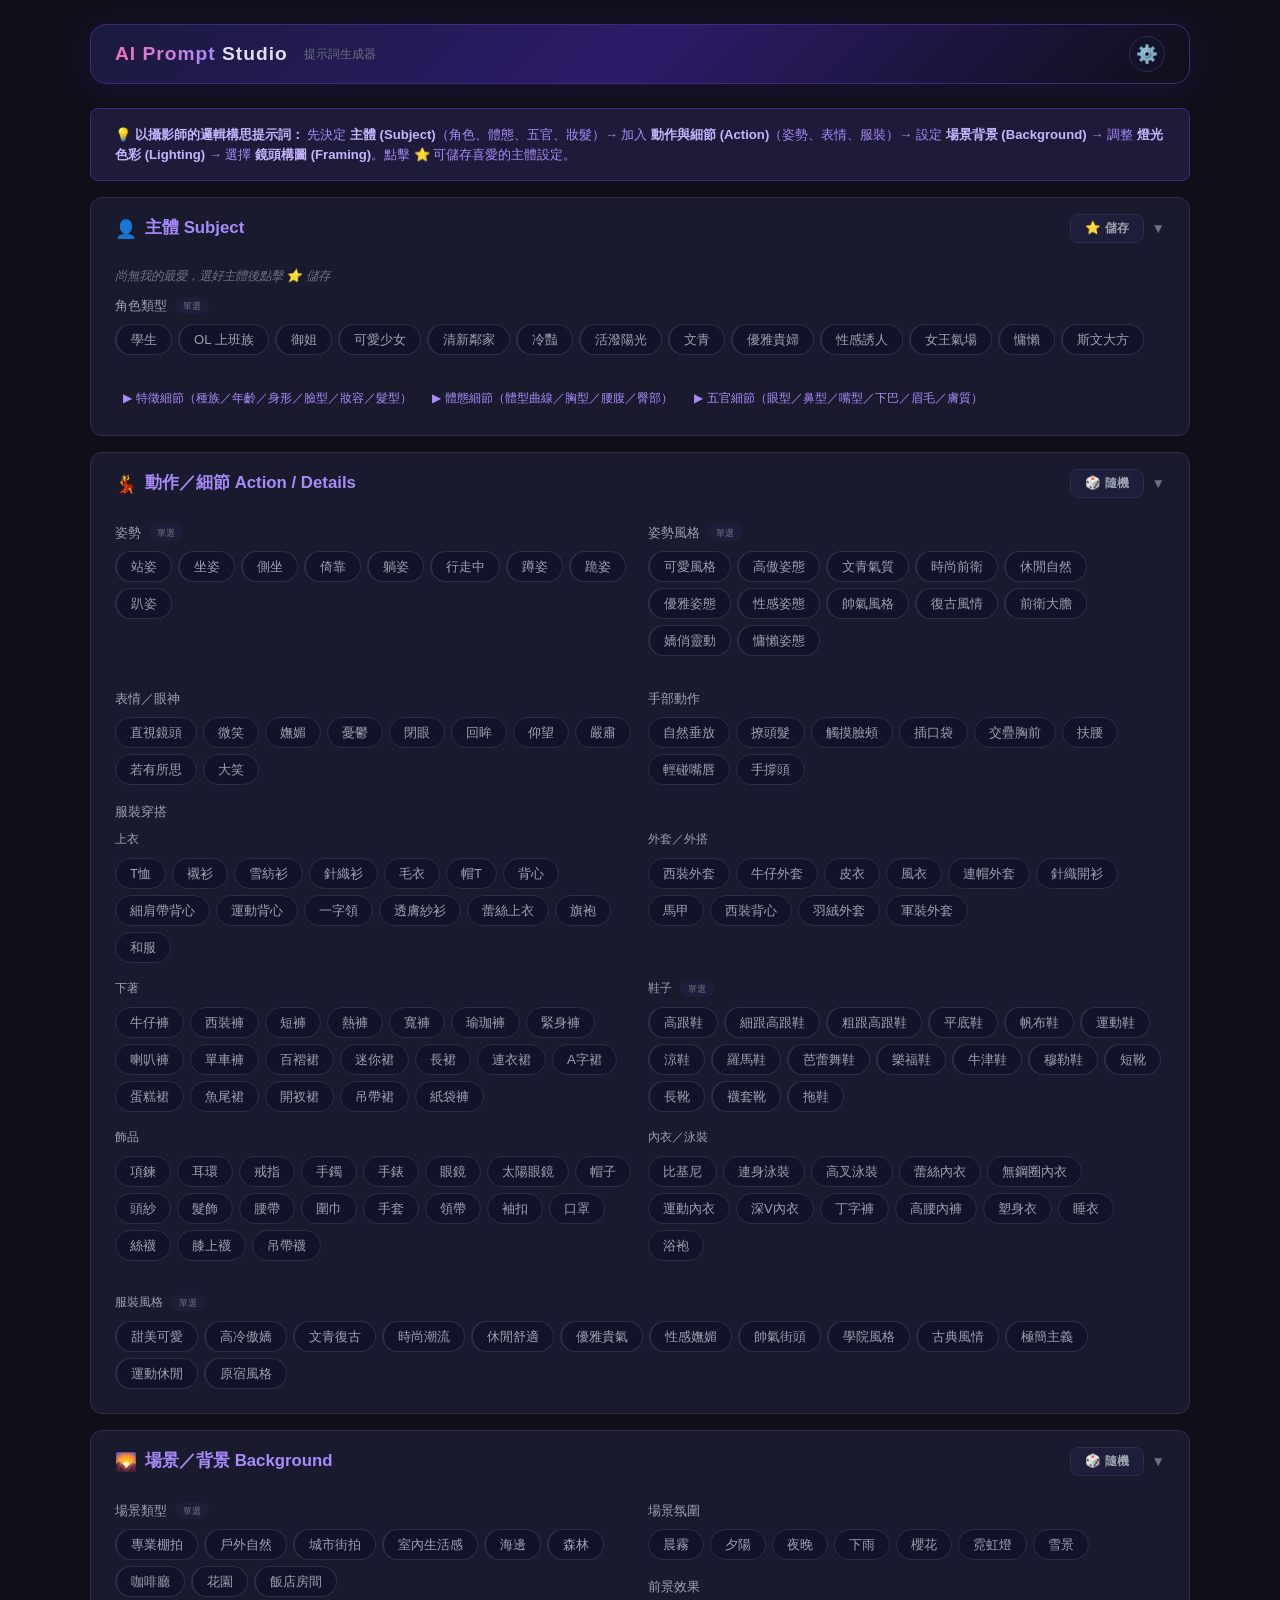
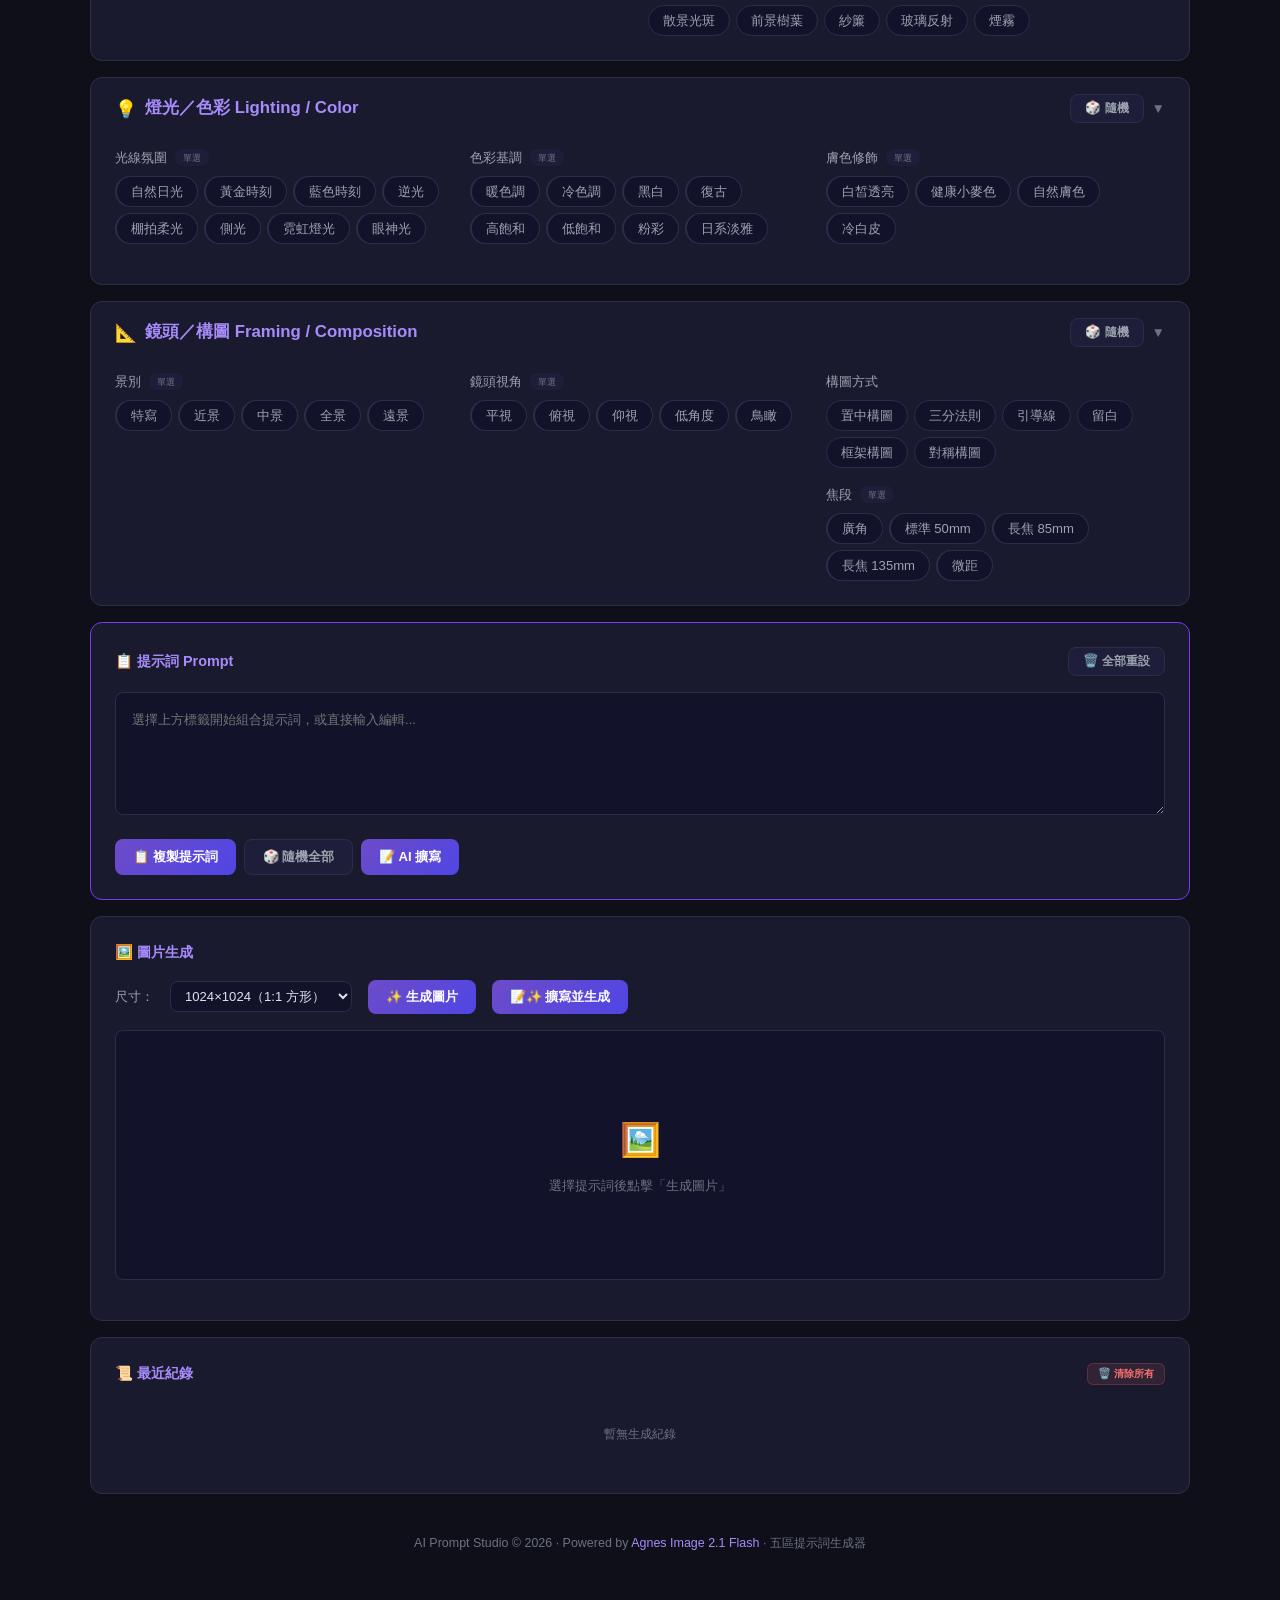
<file: ai_pic/index.html>
<!DOCTYPE html>
<html lang="zh-Hant">
<head>
  <meta charset="UTF-8">
  <meta name="viewport" content="width=device-width, initial-scale=1.0">
  <base href="/ai_pic/">
  <title>AI Prompt Studio — 提示詞生成器</title>
  <link rel="stylesheet" href="css/style.css">
</head>
<body>
  <div class="container">
    <!-- ===== Header ===== -->
    <header class="header">
      <div class="header-logo">
        <h1><span>AI Prompt</span> Studio</h1>
        <span class="header-sub">提示詞生成器</span>
      </div>
      <div class="header-actions">
        <button class="btn-icon" id="btn-settings" title="API 設定">
          ⚙️
          <span class="badge-dot" id="api-status-dot" style="display:none;"></span>
        </button>
      </div>
    </header>

    <!-- ===== Toast Container ===== -->
    <div class="toast-container" id="toast-container"></div>

    <!-- ===== Tip ===== -->
    <div class="tip">
      💡 <strong>以攝影師的邏輯構思提示詞：</strong>
      先決定 <strong>主體 (Subject)</strong>（角色、體態、五官、妝髮）→
      加入 <strong>動作與細節 (Action)</strong>（姿勢、表情、服裝）→
      設定 <strong>場景背景 (Background)</strong> → 調整 <strong>燈光色彩 (Lighting)</strong> →
      選擇 <strong>鏡頭構圖 (Framing)</strong>。點擊 ⭐ 可儲存喜愛的主體設定。
    </div>

    <!-- ===== Settings Panel (API Key) ===== -->
    <div class="settings-panel" id="settings-panel">
      <div class="settings-header">
        <h3>🔑 API 設定</h3>
        <button class="btn btn-secondary btn-sm" id="btn-settings-close">✕ 關閉</button>
      </div>

      <!-- 首次使用引導 -->
      <div class="api-guide" id="api-guide">
        <div class="api-guide-title">📖 首次使用？免費取得 API Key</div>
        <div class="api-guide-steps">
          <div class="api-guide-step">
            <span class="step-num">1</span>
            <div>
              <strong>前往 Agnes AI 平台註冊</strong>
              <a href="https://platform.agnes-ai.com" target="_blank" class="api-guide-link">platform.agnes-ai.com →</a>
            </div>
          </div>
          <div class="api-guide-step">
            <span class="step-num">2</span>
            <div>
              <strong>登入後點擊「API Keys」</strong>
              <span class="step-desc">在左側導覽選單中</span>
            </div>
          </div>
          <div class="api-guide-step">
            <span class="step-num">3</span>
            <div>
              <strong>建立新的 API Key</strong>
              <span class="step-desc">點擊「Create API Key」，複製產生的金鑰</span>
            </div>
          </div>
          <div class="api-guide-step">
            <span class="step-num">4</span>
            <div>
              <strong>貼上 API Key 並點擊「驗證」</strong>
              <span class="step-desc">將金鑰貼到下方輸入框，點擊驗證按鈕</span>
            </div>
          </div>
        </div>
      </div>

      <div class="settings-row">
        <input class="input-box" id="api-key-input" type="password"
               placeholder="貼上你的 Agnes API Key..." spellcheck="false">
        <button class="btn btn-primary btn-sm" id="btn-api-validate">✓ 驗證</button>
        <button class="btn btn-secondary btn-sm" id="btn-api-clear">🗑️ 清除</button>
      </div>
      <div class="api-status idle" id="api-status">
        💡 需要免費 API Key？<a href="https://platform.agnes-ai.com" target="_blank" style="color:var(--accent);">前往 platform.agnes-ai.com 註冊</a>
      </div>
      <div id="api-key-masked" style="display:none;margin-top:var(--spacing-sm);"></div>
      <div class="api-guide-footer">
        🔌 API 端點：<code>https://apihub.agnes-ai.com/v1</code> ｜
        模型：<code>agnes-image-2.1-flash</code> ｜
        <a href="https://agnes-ai.com/doc/agnes-image-21-flash" target="_blank" style="color:var(--accent);">官方文件 ↗</a>
      </div>
    </div>

    <!-- ===== 五大區 ===== -->

    <!-- 1. 主體 Subject -->
    <div class="section" data-section="subject">
      <div class="section-header" data-toggle>
        <div class="section-header-left">
          <span class="section-icon">👤</span>
          <h2>主體 Subject</h2>
        </div>
        <div class="section-actions">
          <button class="btn btn-secondary btn-sm js-btn-fav" title="儲存為我的最愛">⭐ 儲存</button>
          <span class="collapse-arrow">▼</span>
        </div>
      </div>
      <div class="section-body" id="subject-body">
        <!-- 我的最愛 -->
        <div class="favorites-bar" id="fav-bar">
          <span class="fav-empty">尚無我的最愛，選好主體後點擊 ⭐ 儲存</span>
        </div>

        <!-- 角色類型 -->
        <div class="tag-group">
          <div class="tag-group-label">
            角色類型 <span class="badge-single">單選</span>
          </div>
          <div class="tags" data-group="roleType" data-single="true">
            <span class="tag" data-value="學生">學生</span>
            <span class="tag" data-value="OL 上班族">OL 上班族</span>
            <span class="tag" data-value="御姐">御姐</span>
            <span class="tag" data-value="可愛少女">可愛少女</span>
            <span class="tag" data-value="清新鄰家">清新鄰家</span>
            <span class="tag" data-value="冷豔">冷豔</span>
            <span class="tag" data-value="活潑陽光">活潑陽光</span>
            <span class="tag" data-value="文青">文青</span>
            <span class="tag" data-value="優雅貴婦">優雅貴婦</span>
            <span class="tag" data-value="性感誘人">性感誘人</span>
            <span class="tag" data-value="女王氣場">女王氣場</span>
            <span class="tag" data-value="慵懶">慵懶</span>
            <span class="tag" data-value="斯文大方">斯文大方</span>
          </div>
        </div>

        <!-- ===== 特徵細節 (可展開) ===== -->
        <div class="sub-toggle" data-target="subject-details">
          <span class="arrow">▶</span> 特徵細節（種族／年齡／身形／臉型／妝容／髮型）
        </div>
        <div class="sub-tags" id="subject-details" style="display:none;">
          <div class="grid-2">
            <div>
              <div class="tag-group">
                <div class="tag-group-label">種族 <span class="badge-single">單選</span></div>
                <div class="tags" data-group="ethnicity" data-single="true">
                  <span class="tag" data-value="亞洲人">亞洲人</span>
                  <span class="tag" data-value="歐洲人">歐洲人</span>
                  <span class="tag" data-value="混血">混血</span>
                  <span class="tag" data-value="拉丁裔">拉丁裔</span>
                  <span class="tag" data-value="非洲人">非洲人</span>
                  <span class="tag" data-value="中東裔">中東裔</span>
                </div>
              </div>
              <div class="tag-group">
                <div class="tag-group-label">年齡層 <span class="badge-single">單選</span></div>
                <div class="tags" data-group="age" data-single="true">
                  <span class="tag" data-value="約18歲">約18歲</span>
                  <span class="tag" data-value="約22歲">約22歲</span>
                  <span class="tag" data-value="約25歲">約25歲</span>
                  <span class="tag" data-value="約30歲">約30歲</span>
                </div>
              </div>
              <div class="tag-group">
                <div class="tag-group-label">身形 <span class="badge-single">單選</span></div>
                <div class="tags" data-group="bodyType" data-single="true">
                  <span class="tag" data-value="纖細">纖細</span>
                  <span class="tag" data-value="勻稱">勻稱</span>
                  <span class="tag" data-value="豐滿">豐滿</span>
                  <span class="tag" data-value="健美">健美</span>
                  <span class="tag" data-value="高挑">高挑</span>
                  <span class="tag" data-value="嬌小">嬌小</span>
                </div>
              </div>
              <div class="tag-group">
                <div class="tag-group-label">臉型 <span class="badge-single">單選</span></div>
                <div class="tags" data-group="faceShape" data-single="true">
                  <span class="tag" data-value="鵝蛋臉">鵝蛋臉</span>
                  <span class="tag" data-value="瓜子臉">瓜子臉</span>
                  <span class="tag" data-value="圓臉">圓臉</span>
                  <span class="tag" data-value="方臉">方臉</span>
                  <span class="tag" data-value="心形臉">心形臉</span>
                </div>
              </div>
            </div>
            <div>
              <div class="tag-group">
                <div class="tag-group-label">妝容</div>
                <div class="tags" data-group="makeup">
                  <span class="tag" data-value="淡妝">淡妝</span>
                  <span class="tag" data-value="濃妝">濃妝</span>
                  <span class="tag" data-value="紅唇">紅唇</span>
                  <span class="tag" data-value="煙熏妝">煙熏妝</span>
                  <span class="tag" data-value="韓系水光">韓系水光</span>
                  <span class="tag" data-value="日系透明感">日系透明感</span>
                  <span class="tag" data-value="裸妝">裸妝</span>
                  <span class="tag" data-value="古風妝">古風妝</span>
                </div>
              </div>
              <div class="tag-group">
                <div class="tag-group-label">髮型</div>
                <div class="grid-2">
                  <div>
                    <div class="tag-group-label sub-label">長度</div>
                    <div class="tags" data-group="hairLength" data-single="true">
                      <span class="tag" data-value="短髮">短髮</span>
                      <span class="tag" data-value="及肩">及肩</span>
                      <span class="tag" data-value="及腰">及腰</span>
                      <span class="tag" data-value="及臀">及臀</span>
                    </div>
                  </div>
                  <div>
                    <div class="tag-group-label sub-label">髮色</div>
                    <div class="tags" data-group="hairColor" data-single="true">
                      <span class="tag" data-value="黑色">黑色</span>
                      <span class="tag" data-value="棕色">棕色</span>
                      <span class="tag" data-value="金黃色">金黃色</span>
                      <span class="tag" data-value="銀白色">銀白色</span>
                      <span class="tag" data-value="紅色">紅色</span>
                      <span class="tag" data-value="漸層染">漸層染</span>
                      <span class="tag" data-value="挑染">挑染</span>
                    </div>
                  </div>
                </div>
                <div>
                  <div class="tag-group-label sub-label">樣式</div>
                  <div class="tags" data-group="hairStyle">
                    <span class="tag" data-value="直髮">直髮</span>
                    <span class="tag" data-value="波浪捲">波浪捲</span>
                    <span class="tag" data-value="大波浪">大波浪</span>
                    <span class="tag" data-value="馬尾">馬尾</span>
                    <span class="tag" data-value="丸子頭">丸子頭</span>
                    <span class="tag" data-value="盤髮">盤髮</span>
                    <span class="tag" data-value="辮子">辮子</span>
                    <span class="tag" data-value="雙馬尾">雙馬尾</span>
                    <span class="tag" data-value="公主頭">公主頭</span>
                    <span class="tag" data-value="慵懶捲">慵懶捲</span>
                    <span class="tag" data-value="濕髮感">濕髮感</span>
                  </div>
                </div>
              </div>
            </div>
          </div>
        </div>

        <!-- ===== 體態細節 2b (可展開) ===== -->
        <div class="sub-toggle" data-target="body-details" style="margin-top:var(--spacing-md);">
          <span class="arrow">▶</span> 體態細節（體型曲線／胸型／腰腹／臀部）
        </div>
        <div class="sub-tags" id="body-details" style="display:none;">
          <div class="grid-2">
            <div>
              <div class="tag-group">
                <div class="tag-group-label">體型曲線</div>
                <div class="tags" data-group="bodyCurve">
                  <span class="tag" data-value="沙漏型">沙漏型</span>
                  <span class="tag" data-value="梨型">梨型</span>
                  <span class="tag" data-value="直筒型">直筒型</span>
                  <span class="tag" data-value="蘋果型">蘋果型</span>
                </div>
              </div>
              <div class="tag-group">
                <div class="tag-group-label">胸型特徵</div>
                <div class="tags" data-group="bust">
                  <span class="tag" data-value="胸部豐滿">胸部豐滿</span>
                  <span class="tag" data-value="胸部適中">胸部適中</span>
                  <span class="tag" data-value="胸部平坦">胸部平坦</span>
                  <span class="tag" data-value="明顯體積感">明顯體積感</span>
                  <span class="tag" data-value="胸部自然下垂">胸部自然下垂</span>
                  <span class="tag" data-value="深邃事業線">深邃事業線</span>
                </div>
              </div>
            </div>
            <div>
              <div class="tag-group">
                <div class="tag-group-label">腰腹部</div>
                <div class="tags" data-group="waist">
                  <span class="tag" data-value="纖細腰身">纖細腰身</span>
                  <span class="tag" data-value="腹部平坦">腹部平坦</span>
                  <span class="tag" data-value="馬甲線">馬甲線</span>
                  <span class="tag" data-value="柔軟小腹">柔軟小腹</span>
                  <span class="tag" data-value="腰部曲線明顯">腰部曲線明顯</span>
                </div>
              </div>
              <div class="tag-group">
                <div class="tag-group-label">臀部</div>
                <div class="tags" data-group="hips">
                  <span class="tag" data-value="臀部窄翹">臀部窄翹</span>
                  <span class="tag" data-value="臀部豐滿">臀部豐滿</span>
                  <span class="tag" data-value="臀部圓潤">臀部圓潤</span>
                  <span class="tag" data-value="蜜桃臀">蜜桃臀</span>
                  <span class="tag" data-value="臀部扁平">臀部扁平</span>
                </div>
              </div>
            </div>
          </div>
        </div>

        <!-- ===== 五官與妝容細節 6 (可展開) ===== -->
        <div class="sub-toggle" data-target="face-details" style="margin-top:var(--spacing-md);">
          <span class="arrow">▶</span> 五官細節（眼型／鼻型／嘴型／下巴／眉毛／膚質）
        </div>
        <div class="sub-tags" id="face-details" style="display:none;">
          <div class="grid-2">
            <div>
              <div class="tag-group">
                <div class="tag-group-label">膚質 <span class="badge-single">單選</span></div>
                <div class="tags" data-group="skinQuality" data-single="true">
                  <span class="tag" data-value="白皙">白皙</span>
                  <span class="tag" data-value="小麥色">小麥色</span>
                  <span class="tag" data-value="健康光澤">健康光澤</span>
                  <span class="tag" data-value="無瑕">無瑕</span>
                  <span class="tag" data-value="雀斑">雀斑</span>
                </div>
              </div>
              <div class="tag-group">
                <div class="tag-group-label">眼型</div>
                <div class="tags" data-group="eyeType">
                  <span class="tag" data-value="大眼睛">大眼睛</span>
                  <span class="tag" data-value="大杏眼">大杏眼</span>
                  <span class="tag" data-value="桃花眼">桃花眼</span>
                  <span class="tag" data-value="丹鳳眼">丹鳳眼</span>
                  <span class="tag" data-value="狐狸眼">狐狸眼</span>
                  <span class="tag" data-value="深邃">深邃</span>
                  <span class="tag" data-value="單眼皮">單眼皮</span>
                  <span class="tag" data-value="下垂眼">下垂眼</span>
                  <span class="tag" data-value="上挑眼">上挑眼</span>
                  <span class="tag" data-value="笑眼">笑眼</span>
                  <span class="tag" data-value="貓眼">貓眼</span>
                  <span class="tag" data-value="長睫毛">長睫毛</span>
                </div>
              </div>
              <div class="tag-group">
                <div class="tag-group-label">鼻型 <span class="badge-single">單選</span></div>
                <div class="tags" data-group="noseType" data-single="true">
                  <span class="tag" data-value="高挺鼻">高挺鼻</span>
                  <span class="tag" data-value="小巧鼻">小巧鼻</span>
                  <span class="tag" data-value="立體鼻樑">立體鼻樑</span>
                  <span class="tag" data-value="希臘鼻">希臘鼻</span>
                  <span class="tag" data-value="小巧鼻頭">小巧鼻頭</span>
                  <span class="tag" data-value="鷹鉤鼻">鷹鉤鼻</span>
                  <span class="tag" data-value="朝天鼻">朝天鼻</span>
                </div>
              </div>
            </div>
            <div>
              <div class="tag-group">
                <div class="tag-group-label">嘴型 <span class="badge-single">單選</span></div>
                <div class="tags" data-group="mouthType" data-single="true">
                  <span class="tag" data-value="豐唇">豐唇</span>
                  <span class="tag" data-value="薄唇">薄唇</span>
                  <span class="tag" data-value="櫻桃小嘴">櫻桃小嘴</span>
                  <span class="tag" data-value="微笑唇">微笑唇</span>
                  <span class="tag" data-value="M字唇">M字唇</span>
                  <span class="tag" data-value="性感厚唇">性感厚唇</span>
                  <span class="tag" data-value="嘴角上揚">嘴角上揚</span>
                </div>
              </div>
              <div class="tag-group">
                <div class="tag-group-label">下巴 <span class="badge-single">單選</span></div>
                <div class="tags" data-group="chinType" data-single="true">
                  <span class="tag" data-value="尖下巴">尖下巴</span>
                  <span class="tag" data-value="圓下巴">圓下巴</span>
                  <span class="tag" data-value="方下巴">方下巴</span>
                  <span class="tag" data-value="瓜子下巴">瓜子下巴</span>
                  <span class="tag" data-value="下巴線條明顯">下巴線條明顯</span>
                  <span class="tag" data-value="雙下巴">雙下巴</span>
                </div>
              </div>
              <div class="tag-group">
                <div class="tag-group-label">眉毛 <span class="badge-single">單選</span></div>
                <div class="tags" data-group="eyebrowType" data-single="true">
                  <span class="tag" data-value="柳葉眉">柳葉眉</span>
                  <span class="tag" data-value="一字眉">一字眉</span>
                  <span class="tag" data-value="劍眉">劍眉</span>
                  <span class="tag" data-value="彎眉">彎眉</span>
                  <span class="tag" data-value="濃眉">濃眉</span>
                  <span class="tag" data-value="細眉">細眉</span>
                </div>
              </div>
            </div>
          </div>
        </div>
      </div>
    </div>

    <!-- 2. 動作/細節 Action/Details -->
    <div class="section" data-section="action">
      <div class="section-header" data-toggle>
        <div class="section-header-left">
          <span class="section-icon">💃</span>
          <h2>動作／細節 Action / Details</h2>
        </div>
        <div class="section-actions">
          <button class="btn btn-secondary btn-sm js-btn-random" data-section="action">🎲 隨機</button>
          <span class="collapse-arrow">▼</span>
        </div>
      </div>
      <div class="section-body" id="action-body">
        <div class="grid-2 action-grid">
          <div class="tag-group">
            <div class="tag-group-label">姿勢 <span class="badge-single">單選</span></div>
            <div class="tags" data-group="pose" data-single="true">
              <span class="tag" data-value="站姿">站姿</span>
              <span class="tag" data-value="坐姿">坐姿</span>
              <span class="tag" data-value="側坐">側坐</span>
              <span class="tag" data-value="倚靠">倚靠</span>
              <span class="tag" data-value="躺姿">躺姿</span>
              <span class="tag" data-value="行走中">行走中</span>
              <span class="tag" data-value="蹲姿">蹲姿</span>
              <span class="tag" data-value="跪姿">跪姿</span>
              <span class="tag" data-value="趴姿">趴姿</span>
            </div>
          </div>
          <div class="tag-group">
            <div class="tag-group-label">姿勢風格 <span class="badge-single">單選</span></div>
            <div class="tags" data-group="poseStyle" data-single="true">
              <span class="tag" data-value="可愛風格">可愛風格</span>
              <span class="tag" data-value="高傲姿態">高傲姿態</span>
              <span class="tag" data-value="文青氣質">文青氣質</span>
              <span class="tag" data-value="時尚前衛">時尚前衛</span>
              <span class="tag" data-value="休閒自然">休閒自然</span>
              <span class="tag" data-value="優雅姿態">優雅姿態</span>
              <span class="tag" data-value="性感姿態">性感姿態</span>
              <span class="tag" data-value="帥氣風格">帥氣風格</span>
              <span class="tag" data-value="復古風情">復古風情</span>
              <span class="tag" data-value="前衛大膽">前衛大膽</span>
              <span class="tag" data-value="嬌俏靈動">嬌俏靈動</span>
              <span class="tag" data-value="慵懶姿態">慵懶姿態</span>
            </div>
          </div>
          <div class="tag-group">
            <div class="tag-group-label">表情／眼神</div>
            <div class="tags" data-group="expression">
              <span class="tag" data-value="直視鏡頭">直視鏡頭</span>
              <span class="tag" data-value="微笑">微笑</span>
              <span class="tag" data-value="嫵媚">嫵媚</span>
              <span class="tag" data-value="憂鬱">憂鬱</span>
              <span class="tag" data-value="閉眼">閉眼</span>
              <span class="tag" data-value="回眸">回眸</span>
              <span class="tag" data-value="仰望">仰望</span>
              <span class="tag" data-value="嚴肅">嚴肅</span>
              <span class="tag" data-value="若有所思">若有所思</span>
              <span class="tag" data-value="大笑">大笑</span>
            </div>
          </div>
          <div class="tag-group">
            <div class="tag-group-label">手部動作</div>
            <div class="tags" data-group="hands">
              <span class="tag" data-value="自然垂放">自然垂放</span>
              <span class="tag" data-value="撩頭髮">撩頭髮</span>
              <span class="tag" data-value="觸摸臉頰">觸摸臉頰</span>
              <span class="tag" data-value="插口袋">插口袋</span>
              <span class="tag" data-value="交疊胸前">交疊胸前</span>
              <span class="tag" data-value="扶腰">扶腰</span>
              <span class="tag" data-value="輕碰嘴唇">輕碰嘴唇</span>
              <span class="tag" data-value="手撐頭">手撐頭</span>
            </div>
          </div>
        </div>
        <div class="tag-group">
          <div class="tag-group-label">服裝穿搭</div>
          <div class="clothing-grid">
            <div class="grid-2">
              <div class="tag-group">
                <div class="tag-group-label sub-label">上衣</div>
                <div class="tags" data-group="top">
                  <span class="tag" data-value="T恤">T恤</span>
                  <span class="tag" data-value="襯衫">襯衫</span>
                  <span class="tag" data-value="雪紡衫">雪紡衫</span>
                  <span class="tag" data-value="針織衫">針織衫</span>
                  <span class="tag" data-value="毛衣">毛衣</span>
                  <span class="tag" data-value="帽T">帽T</span>
                  <span class="tag" data-value="背心">背心</span>
                  <span class="tag" data-value="細肩帶背心">細肩帶背心</span>
                  <span class="tag" data-value="運動背心">運動背心</span>
                  <span class="tag" data-value="一字領">一字領</span>
                  <span class="tag" data-value="透膚紗衫">透膚紗衫</span>
                  <span class="tag" data-value="蕾絲上衣">蕾絲上衣</span>
                  <span class="tag" data-value="旗袍">旗袍</span>
                  <span class="tag" data-value="和服">和服</span>
                </div>
              </div>
              <div class="tag-group">
                <div class="tag-group-label sub-label">外套／外搭</div>
                <div class="tags" data-group="outerwear">
                  <span class="tag" data-value="西裝外套">西裝外套</span>
                  <span class="tag" data-value="牛仔外套">牛仔外套</span>
                  <span class="tag" data-value="皮衣">皮衣</span>
                  <span class="tag" data-value="風衣">風衣</span>
                  <span class="tag" data-value="連帽外套">連帽外套</span>
                  <span class="tag" data-value="針織開衫">針織開衫</span>
                  <span class="tag" data-value="馬甲">馬甲</span>
                  <span class="tag" data-value="西裝背心">西裝背心</span>
                  <span class="tag" data-value="羽絨外套">羽絨外套</span>
                  <span class="tag" data-value="軍裝外套">軍裝外套</span>
                </div>
              </div>
            </div>
            <div class="grid-2">
              <div class="tag-group">
                <div class="tag-group-label sub-label">下著</div>
                <div class="tags" data-group="bottom">
                  <span class="tag" data-value="牛仔褲">牛仔褲</span>
                  <span class="tag" data-value="西裝褲">西裝褲</span>
                  <span class="tag" data-value="短褲">短褲</span>
                  <span class="tag" data-value="熱褲">熱褲</span>
                  <span class="tag" data-value="寬褲">寬褲</span>
                  <span class="tag" data-value="瑜珈褲">瑜珈褲</span>
                  <span class="tag" data-value="緊身褲">緊身褲</span>
                  <span class="tag" data-value="喇叭褲">喇叭褲</span>
                  <span class="tag" data-value="單車褲">單車褲</span>
                  <span class="tag" data-value="百褶裙">百褶裙</span>
                  <span class="tag" data-value="迷你裙">迷你裙</span>
                  <span class="tag" data-value="長裙">長裙</span>
                  <span class="tag" data-value="連衣裙">連衣裙</span>
                  <span class="tag" data-value="A字裙">A字裙</span>
                  <span class="tag" data-value="蛋糕裙">蛋糕裙</span>
                  <span class="tag" data-value="魚尾裙">魚尾裙</span>
                  <span class="tag" data-value="開衩裙">開衩裙</span>
                  <span class="tag" data-value="吊帶裙">吊帶裙</span>
                  <span class="tag" data-value="紙袋褲">紙袋褲</span>
                </div>
              </div>
              <div class="tag-group">
                <div class="tag-group-label sub-label">鞋子 <span class="badge-single">單選</span></div>
                <div class="tags" data-group="shoes" data-single="true">
                  <span class="tag" data-value="高跟鞋">高跟鞋</span>
                  <span class="tag" data-value="細跟高跟鞋">細跟高跟鞋</span>
                  <span class="tag" data-value="粗跟高跟鞋">粗跟高跟鞋</span>
                  <span class="tag" data-value="平底鞋">平底鞋</span>
                  <span class="tag" data-value="帆布鞋">帆布鞋</span>
                  <span class="tag" data-value="運動鞋">運動鞋</span>
                  <span class="tag" data-value="涼鞋">涼鞋</span>
                  <span class="tag" data-value="羅馬鞋">羅馬鞋</span>
                  <span class="tag" data-value="芭蕾舞鞋">芭蕾舞鞋</span>
                  <span class="tag" data-value="樂福鞋">樂福鞋</span>
                  <span class="tag" data-value="牛津鞋">牛津鞋</span>
                  <span class="tag" data-value="穆勒鞋">穆勒鞋</span>
                  <span class="tag" data-value="短靴">短靴</span>
                  <span class="tag" data-value="長靴">長靴</span>
                  <span class="tag" data-value="襪套靴">襪套靴</span>
                  <span class="tag" data-value="拖鞋">拖鞋</span>
                </div>
              </div>
            </div>
            <div class="grid-2">
              <div class="tag-group">
                <div class="tag-group-label sub-label">飾品</div>
                <div class="tags" data-group="accessories">
                  <span class="tag" data-value="項鍊">項鍊</span>
                  <span class="tag" data-value="耳環">耳環</span>
                  <span class="tag" data-value="戒指">戒指</span>
                  <span class="tag" data-value="手鐲">手鐲</span>
                  <span class="tag" data-value="手錶">手錶</span>
                  <span class="tag" data-value="眼鏡">眼鏡</span>
                  <span class="tag" data-value="太陽眼鏡">太陽眼鏡</span>
                  <span class="tag" data-value="帽子">帽子</span>
                  <span class="tag" data-value="頭紗">頭紗</span>
                  <span class="tag" data-value="髮飾">髮飾</span>
                  <span class="tag" data-value="腰帶">腰帶</span>
                  <span class="tag" data-value="圍巾">圍巾</span>
                  <span class="tag" data-value="手套">手套</span>
                  <span class="tag" data-value="領帶">領帶</span>
                  <span class="tag" data-value="袖扣">袖扣</span>
                  <span class="tag" data-value="口罩">口罩</span>
                  <span class="tag" data-value="絲襪">絲襪</span>
                  <span class="tag" data-value="膝上襪">膝上襪</span>
                  <span class="tag" data-value="吊帶襪">吊帶襪</span>
                </div>
              </div>
              <div class="tag-group">
                <div class="tag-group-label sub-label">內衣／泳裝</div>
                <div class="tags" data-group="lingerie">
                  <span class="tag" data-value="比基尼">比基尼</span>
                  <span class="tag" data-value="連身泳裝">連身泳裝</span>
                  <span class="tag" data-value="高叉泳裝">高叉泳裝</span>
                  <span class="tag" data-value="蕾絲內衣">蕾絲內衣</span>
                  <span class="tag" data-value="無鋼圈內衣">無鋼圈內衣</span>
                  <span class="tag" data-value="運動內衣">運動內衣</span>
                  <span class="tag" data-value="深V內衣">深V內衣</span>
                  <span class="tag" data-value="丁字褲">丁字褲</span>
                  <span class="tag" data-value="高腰內褲">高腰內褲</span>
                  <span class="tag" data-value="塑身衣">塑身衣</span>
                  <span class="tag" data-value="睡衣">睡衣</span>
                  <span class="tag" data-value="浴袍">浴袍</span>
                </div>
              </div>
            </div>
            <div class="tag-group" style="margin-top:var(--spacing-md);">
              <div class="tag-group-label sub-label">服裝風格 <span class="badge-single">單選</span></div>
              <div class="tags" data-group="clothingStyle" data-single="true">
                <span class="tag" data-value="甜美可愛">甜美可愛</span>
                <span class="tag" data-value="高冷傲嬌">高冷傲嬌</span>
                <span class="tag" data-value="文青復古">文青復古</span>
                <span class="tag" data-value="時尚潮流">時尚潮流</span>
                <span class="tag" data-value="休閒舒適">休閒舒適</span>
                <span class="tag" data-value="優雅貴氣">優雅貴氣</span>
                <span class="tag" data-value="性感嫵媚">性感嫵媚</span>
                <span class="tag" data-value="帥氣街頭">帥氣街頭</span>
                <span class="tag" data-value="學院風格">學院風格</span>
                <span class="tag" data-value="古典風情">古典風情</span>
                <span class="tag" data-value="極簡主義">極簡主義</span>
                <span class="tag" data-value="運動休閒">運動休閒</span>
                <span class="tag" data-value="原宿風格">原宿風格</span>
              </div>
            </div>
          </div>
        </div>
      </div>
    </div>

    <!-- 3. 場景/背景 Background -->
    <div class="section" data-section="background">
      <div class="section-header" data-toggle>
        <div class="section-header-left">
          <span class="section-icon">🌄</span>
          <h2>場景／背景 Background</h2>
        </div>
        <div class="section-actions">
          <button class="btn btn-secondary btn-sm js-btn-random" data-section="background">🎲 隨機</button>
          <span class="collapse-arrow">▼</span>
        </div>
      </div>
      <div class="section-body" id="background-body">
        <div class="grid-2">
          <div>
            <div class="tag-group">
              <div class="tag-group-label">場景類型 <span class="badge-single">單選</span></div>
              <div class="tags" data-group="sceneType" data-single="true">
                <span class="tag" data-value="專業棚拍">專業棚拍</span>
                <span class="tag" data-value="戶外自然">戶外自然</span>
                <span class="tag" data-value="城市街拍">城市街拍</span>
                <span class="tag" data-value="室內生活感">室內生活感</span>
                <span class="tag" data-value="海邊">海邊</span>
                <span class="tag" data-value="森林">森林</span>
                <span class="tag" data-value="咖啡廳">咖啡廳</span>
                <span class="tag" data-value="花園">花園</span>
                <span class="tag" data-value="飯店房間">飯店房間</span>
              </div>
            </div>
          </div>
          <div>
            <div class="tag-group">
              <div class="tag-group-label">場景氛圍</div>
              <div class="tags" data-group="atmosphere">
                <span class="tag" data-value="晨霧">晨霧</span>
                <span class="tag" data-value="夕陽">夕陽</span>
                <span class="tag" data-value="夜晚">夜晚</span>
                <span class="tag" data-value="下雨">下雨</span>
                <span class="tag" data-value="櫻花">櫻花</span>
                <span class="tag" data-value="霓虹燈">霓虹燈</span>
                <span class="tag" data-value="雪景">雪景</span>
              </div>
            </div>
            <div class="tag-group">
              <div class="tag-group-label">前景效果</div>
              <div class="tags" data-group="foreground">
                <span class="tag" data-value="散景光斑">散景光斑</span>
                <span class="tag" data-value="前景樹葉">前景樹葉</span>
                <span class="tag" data-value="紗簾">紗簾</span>
                <span class="tag" data-value="玻璃反射">玻璃反射</span>
                <span class="tag" data-value="煙霧">煙霧</span>
              </div>
            </div>
          </div>
        </div>
      </div>
    </div>

    <!-- 4. 燈光/色彩 Lighting/Color -->
    <div class="section" data-section="lighting">
      <div class="section-header" data-toggle>
        <div class="section-header-left">
          <span class="section-icon">💡</span>
          <h2>燈光／色彩 Lighting / Color</h2>
        </div>
        <div class="section-actions">
          <button class="btn btn-secondary btn-sm js-btn-random" data-section="lighting">🎲 隨機</button>
          <span class="collapse-arrow">▼</span>
        </div>
      </div>
      <div class="section-body" id="lighting-body">
        <div class="grid-3">
          <div class="tag-group">
            <div class="tag-group-label">光線氛圍 <span class="badge-single">單選</span></div>
            <div class="tags" data-group="lightType" data-single="true">
              <span class="tag" data-value="自然日光">自然日光</span>
              <span class="tag" data-value="黃金時刻">黃金時刻</span>
              <span class="tag" data-value="藍色時刻">藍色時刻</span>
              <span class="tag" data-value="逆光">逆光</span>
              <span class="tag" data-value="棚拍柔光">棚拍柔光</span>
              <span class="tag" data-value="側光">側光</span>
              <span class="tag" data-value="霓虹燈光">霓虹燈光</span>
              <span class="tag" data-value="眼神光">眼神光</span>
            </div>
          </div>
          <div class="tag-group">
            <div class="tag-group-label">色彩基調 <span class="badge-single">單選</span></div>
            <div class="tags" data-group="colorTone" data-single="true">
              <span class="tag" data-value="暖色調">暖色調</span>
              <span class="tag" data-value="冷色調">冷色調</span>
              <span class="tag" data-value="黑白">黑白</span>
              <span class="tag" data-value="復古">復古</span>
              <span class="tag" data-value="高飽和">高飽和</span>
              <span class="tag" data-value="低飽和">低飽和</span>
              <span class="tag" data-value="粉彩">粉彩</span>
              <span class="tag" data-value="日系淡雅">日系淡雅</span>
            </div>
          </div>
          <div class="tag-group">
            <div class="tag-group-label">膚色修飾 <span class="badge-single">單選</span></div>
            <div class="tags" data-group="skinTone" data-single="true">
              <span class="tag" data-value="白皙透亮">白皙透亮</span>
              <span class="tag" data-value="健康小麥色">健康小麥色</span>
              <span class="tag" data-value="自然膚色">自然膚色</span>
              <span class="tag" data-value="冷白皮">冷白皮</span>
            </div>
          </div>
        </div>
      </div>
    </div>

    <!-- 5. 鏡頭/構圖 Framing/Composition -->
    <div class="section" data-section="framing">
      <div class="section-header" data-toggle>
        <div class="section-header-left">
          <span class="section-icon">📐</span>
          <h2>鏡頭／構圖 Framing / Composition</h2>
        </div>
        <div class="section-actions">
          <button class="btn btn-secondary btn-sm js-btn-random" data-section="framing">🎲 隨機</button>
          <span class="collapse-arrow">▼</span>
        </div>
      </div>
      <div class="section-body" id="framing-body">
        <div class="grid-3">
          <div class="tag-group">
            <div class="tag-group-label">景別 <span class="badge-single">單選</span></div>
            <div class="tags" data-group="shotType" data-single="true">
              <span class="tag" data-value="特寫">特寫</span>
              <span class="tag" data-value="近景">近景</span>
              <span class="tag" data-value="中景">中景</span>
              <span class="tag" data-value="全景">全景</span>
              <span class="tag" data-value="遠景">遠景</span>
            </div>
          </div>
          <div class="tag-group">
            <div class="tag-group-label">鏡頭視角 <span class="badge-single">單選</span></div>
            <div class="tags" data-group="angle" data-single="true">
                  <span class="tag" data-value="平視">平視</span>
                  <span class="tag" data-value="俯視">俯視</span>
                  <span class="tag" data-value="仰視">仰視</span>
                  <span class="tag" data-value="低角度">低角度</span>
                  <span class="tag" data-value="鳥瞰">鳥瞰</span>
            </div>
          </div>
          <div>
            <div class="tag-group">
              <div class="tag-group-label">構圖方式</div>
              <div class="tags" data-group="composition">
                <span class="tag" data-value="置中構圖">置中構圖</span>
                  <span class="tag" data-value="三分法則">三分法則</span>
                  <span class="tag" data-value="引導線">引導線</span>
                  <span class="tag" data-value="留白">留白</span>
                  <span class="tag" data-value="框架構圖">框架構圖</span>
                  <span class="tag" data-value="對稱構圖">對稱構圖</span>
              </div>
            </div>
            <div class="tag-group">
              <div class="tag-group-label">焦段 <span class="badge-single">單選</span></div>
              <div class="tags" data-group="focalLength" data-single="true">
                <span class="tag" data-value="廣角">廣角</span>
                <span class="tag" data-value="標準 50mm">標準 50mm</span>
                <span class="tag" data-value="長焦 85mm">長焦 85mm</span>
                  <span class="tag" data-value="長焦 135mm">長焦 135mm</span>
                  <span class="tag" data-value="微距">微距</span>
              </div>
            </div>
          </div>
        </div>
      </div>
    </div>

    <!-- ===== Prompt Output ===== -->
    <div class="prompt-section">
      <div class="prompt-header">
        <div class="prompt-header-left">
          <h3>📋 提示詞 Prompt</h3>
        </div>
        <button class="btn btn-secondary btn-sm" id="btn-clear-all">🗑️ 全部重設</button>
      </div>
      <textarea class="prompt-content empty" id="prompt-output"
                placeholder="選擇上方標籤開始組合提示詞，或直接輸入編輯..."
                spellcheck="false" rows="4"></textarea>
      <div class="prompt-translation" id="translation-container" style="display:none;">
        <div class="translation-label">🌐 中文翻譯</div>
        <div class="translation-text" id="prompt-translation"></div>
      </div>
      <div class="prompt-actions">
        <button class="btn btn-primary" id="btn-copy">📋 複製提示詞</button>
        <button class="btn btn-secondary" id="btn-random-all">🎲 隨機全部</button>
        <button class="btn btn-primary" id="btn-expand">📝 AI 擴寫</button>
      </div>
    </div>

    <!-- ===== Image Generation ===== -->
    <div class="gen-section">
      <h3 class="gen-title">🖼️ 圖片生成</h3>
      <div class="gen-controls">
        <label>尺寸：</label>
        <select id="gen-size">
          <option value="1024x1024" selected>1024×1024（1:1 方形）</option>
          <option value="1024x768">1024×768（4:3 橫幅）</option>
          <option value="768x1024">768×1024（3:4 直幅）</option>
          <option value="1280x720">1280×720（16:9 橫幅）</option>
          <option value="720x1280">720×1280（9:16 直幅）</option>
          <option value="1152x768">1152×768（3:2 橫幅）</option>
          <option value="768x1152">768×1152（2:3 直幅）</option>
        </select>

        <button class="btn btn-primary" id="btn-generate">✨ 生成圖片</button>
        <button class="btn btn-primary" id="btn-expand-generate">📝✨ 擴寫並生成</button>
      </div>

      <div class="result-area" id="result-area">
        <div class="placeholder">
          <span class="icon">🖼️</span>
          選擇提示詞後點擊「生成圖片」
        </div>
      </div>
      <div class="gen-actions">
        <button class="btn btn-secondary btn-sm" id="btn-download" style="display:none;">⬇️ 下載圖片</button>
        <button class="btn btn-secondary btn-sm" id="btn-regenerate" style="display:none;">🔄 重新生成</button>
      </div>
    </div>

    <!-- ===== History ===== -->
    <div class="history-section">
      <h3>
        📜 最近紀錄
        <button class="btn btn-danger btn-xs" id="btn-clear-history">🗑️ 清除所有</button>
      </h3>
      <div class="history-list" id="history-list">
        <div class="history-empty">暫無生成紀錄</div>
      </div>
    </div>

    <!-- ===== Footer ===== -->
    <footer>
      AI Prompt Studio © 2026 · Powered by
      <a href="https://agnes-ai.com/doc/agnes-image-21-flash" target="_blank" style="color:var(--accent);text-decoration:none;">Agnes Image 2.1 Flash</a>
      · 五區提示詞生成器
    </footer>
  </div>

  <!-- ===== Scripts ===== -->
  <script src="js/state.js"></script>
  <script src="js/tags.js"></script>
  <script src="js/prompt.js"></script>
  <script src="js/api.js"></script>
  <script src="js/favorites.js"></script>
  <script src="js/history.js"></script>
  <script src="js/app.js"></script>
</body>
</html>
</file>
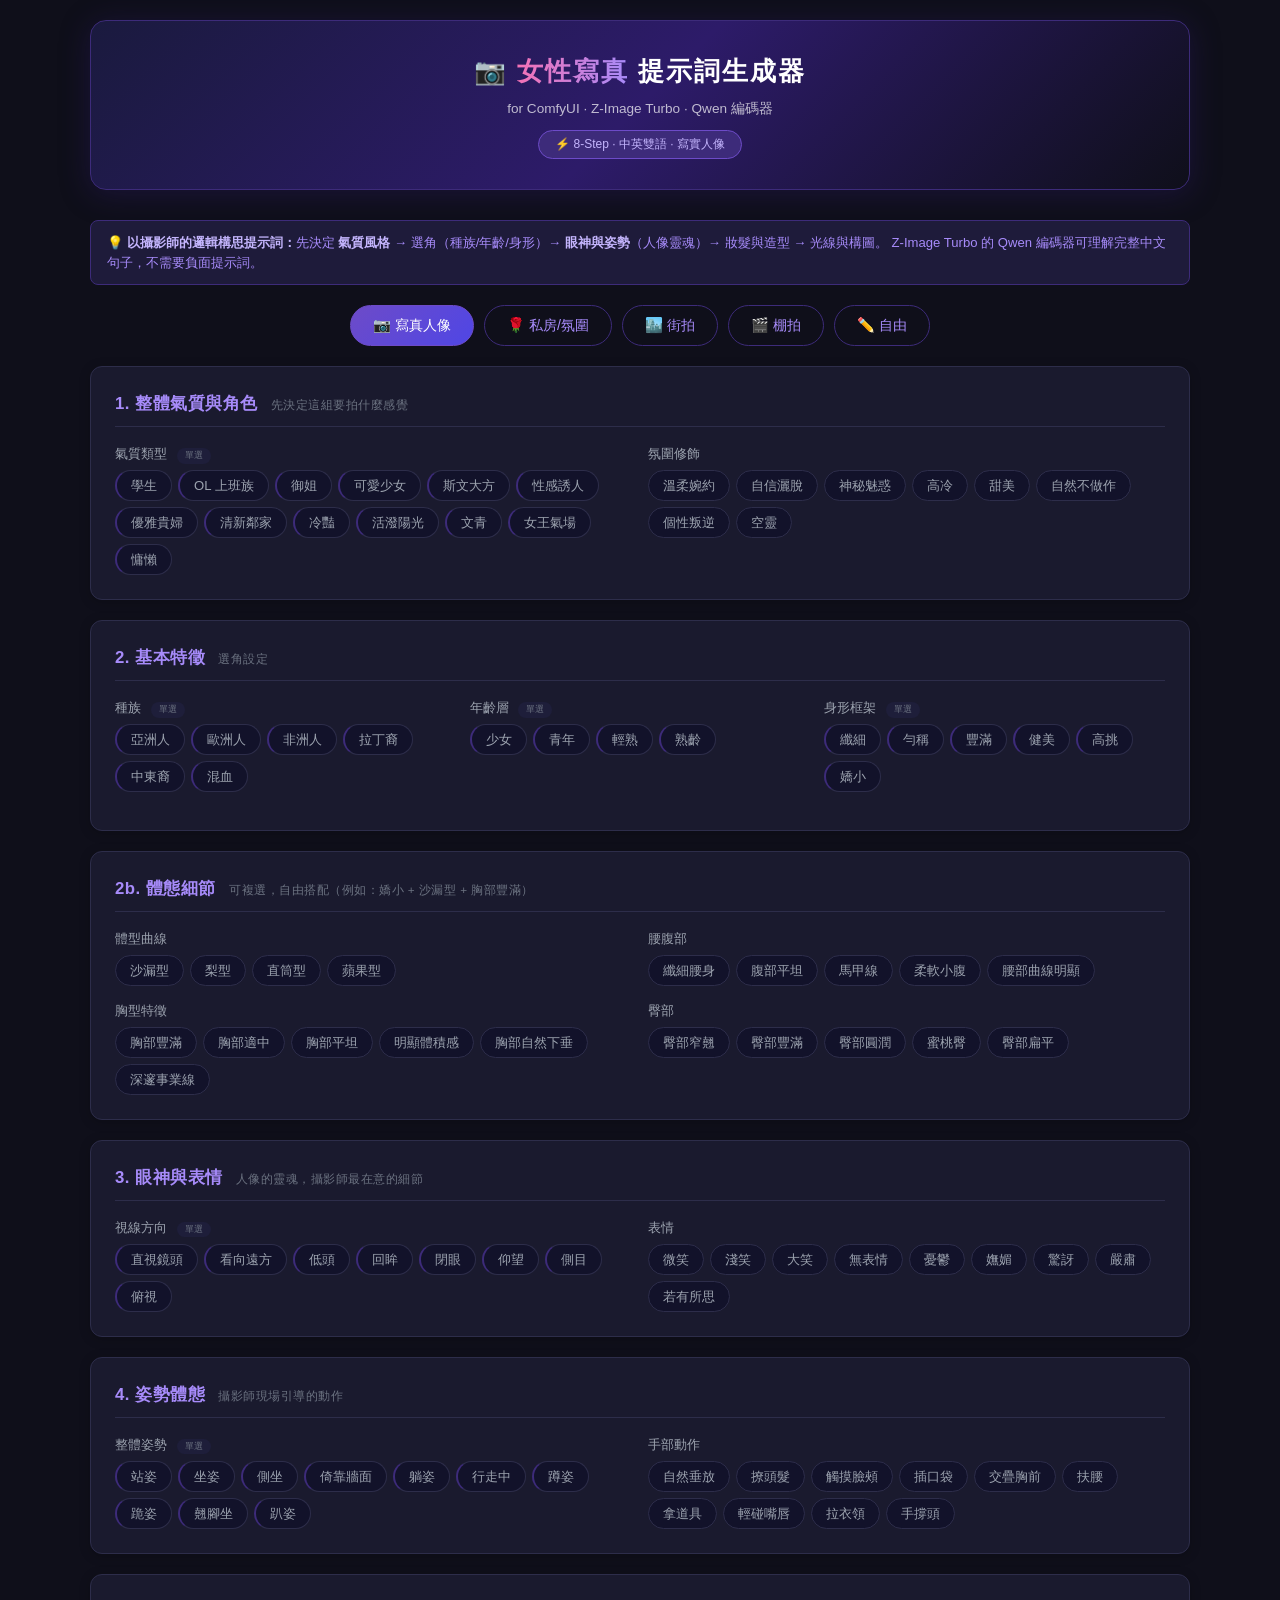
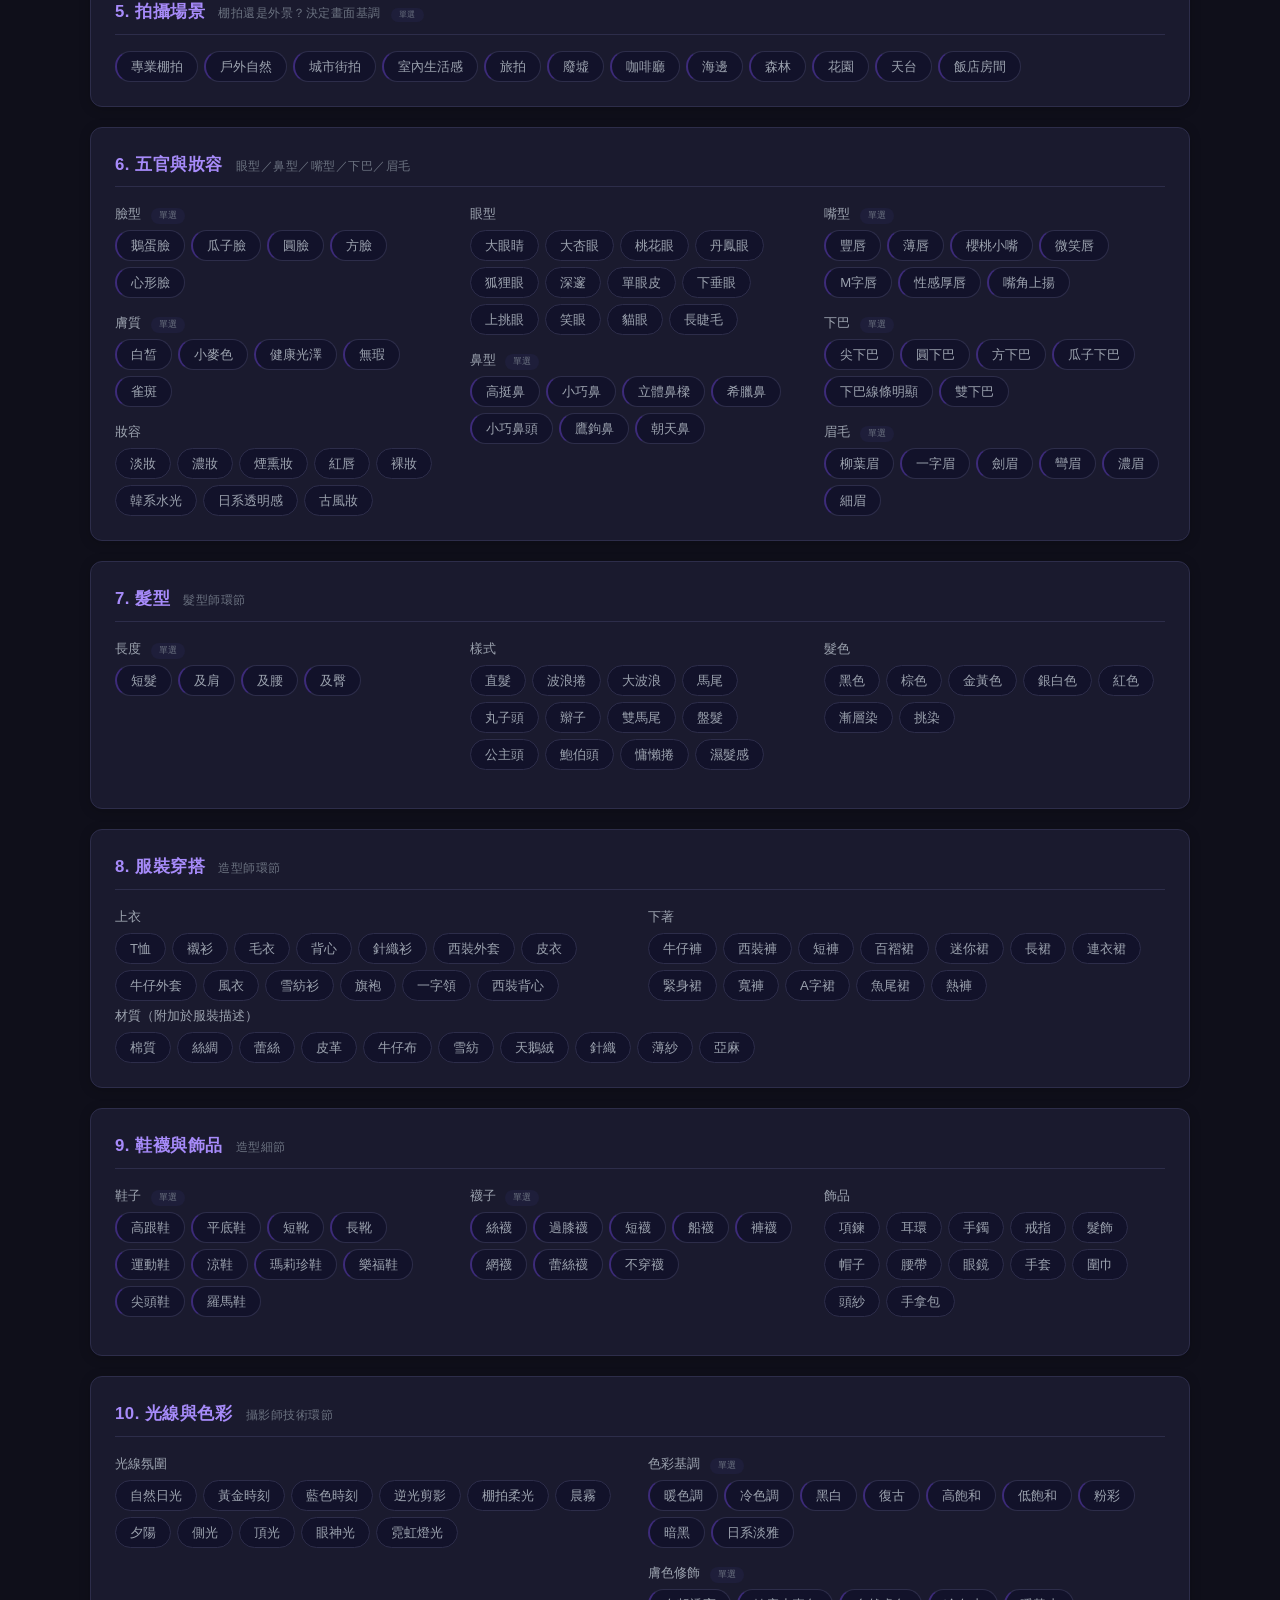
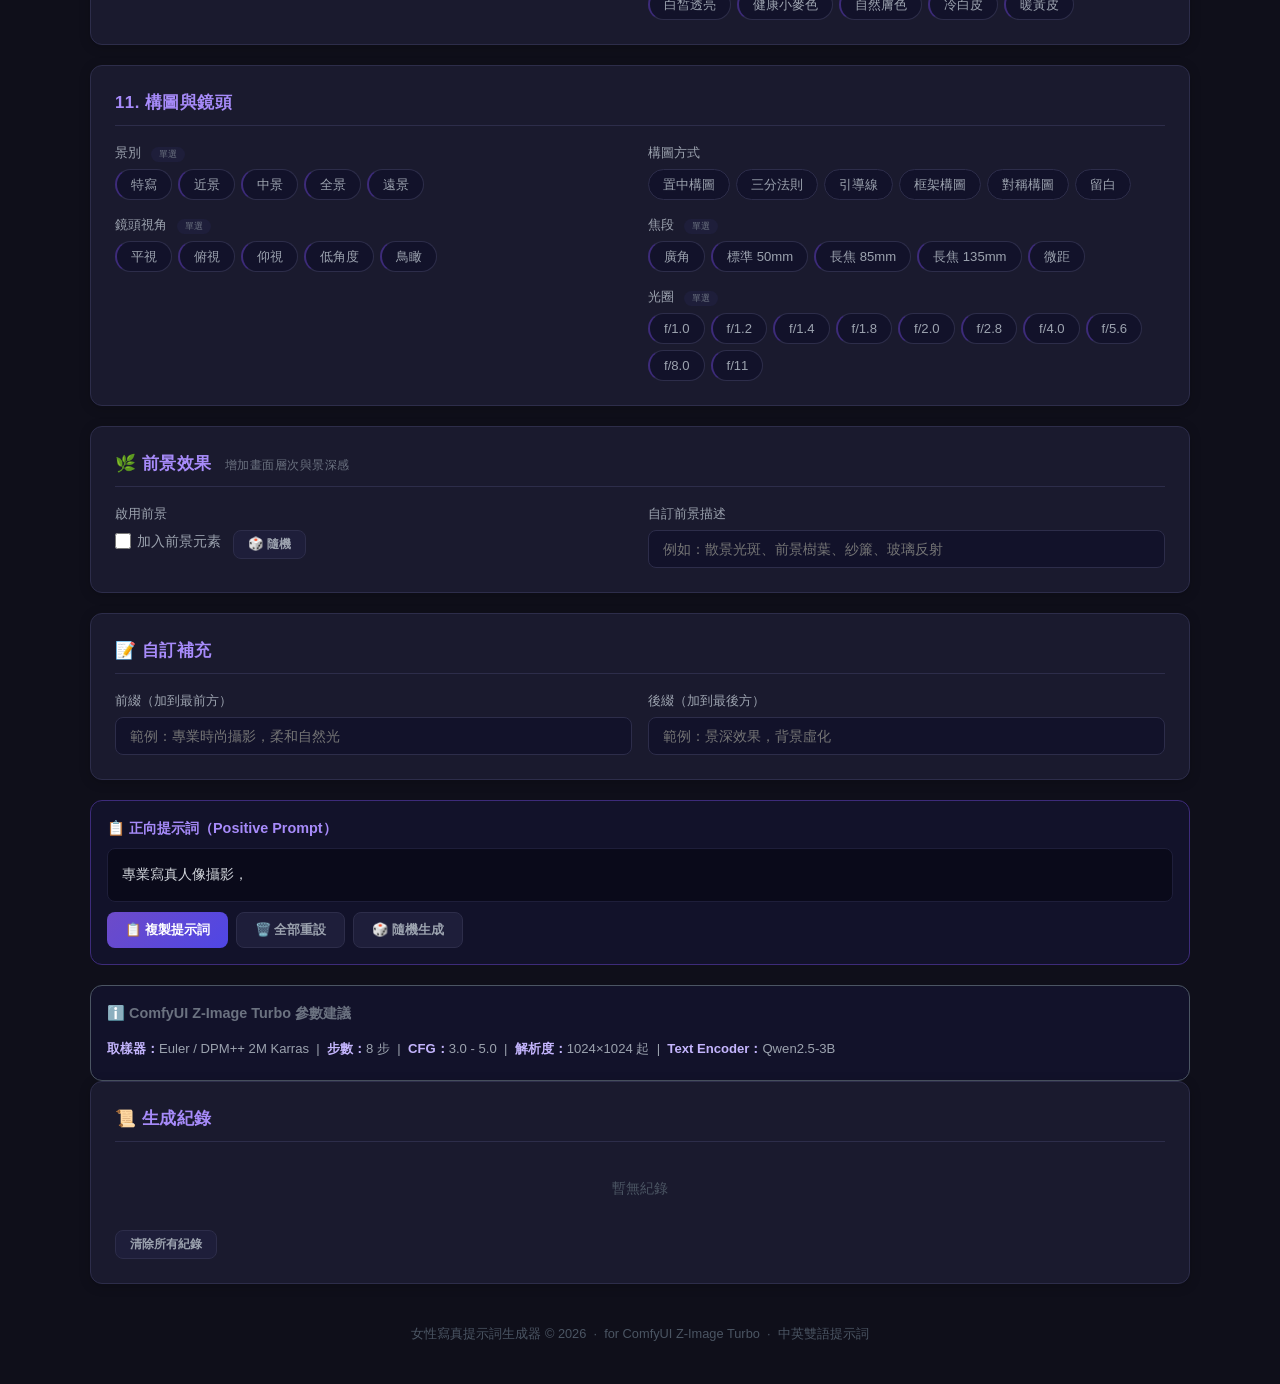
<file: v2/index.html>
<!DOCTYPE html>
<html lang="zh-Hant">
<head>
<meta charset="UTF-8">
<meta name="viewport" content="width=device-width, initial-scale=1.0">
<title>女性寫真提示詞生成器 — ComfyUI Z-Image Turbo</title>
<style>
*, *::before, *::after {
  box-sizing: border-box;
  margin: 0;
  padding: 0;
}
body {
  font-family: -apple-system, BlinkMacSystemFont, "Segoe UI", "Noto Sans TC", "Microsoft JhengHei", sans-serif;
  background: #0f0f1a;
  color: #e0e0f0;
  line-height: 1.6;
  padding: 20px;
}
.container {
  max-width: 1100px;
  margin: 0 auto;
}
header {
  text-align: center;
  padding: 30px 20px;
  background: linear-gradient(135deg, #1a1a3e 0%, #2d1b69 50%, #0f0f1a 100%);
  border-radius: 16px;
  color: white;
  margin-bottom: 30px;
  box-shadow: 0 4px 30px rgba(45, 27, 105, 0.4);
  border: 1px solid #3d2b7a;
}
header h1 {
  font-size: 1.6em;
  margin-bottom: 6px;
  letter-spacing: 2px;
}
header h1 span {
  background: linear-gradient(90deg, #f472b6, #a78bfa);
  -webkit-background-clip: text;
  -webkit-text-fill-color: transparent;
  background-clip: text;
}
header .sub {
  font-size: 0.85em;
  opacity: 0.7;
  margin-top: 4px;
}
header .badge {
  display: inline-block;
  background: #3d2b7a;
  border: 1px solid #6d4bc8;
  border-radius: 20px;
  padding: 4px 16px;
  font-size: 0.75em;
  margin-top: 10px;
  color: #c4b5fd;
}
.mode-tabs {
  display: flex;
  gap: 10px;
  justify-content: center;
  margin: 20px 0;
  flex-wrap: wrap;
}
.mode-tab {
  padding: 8px 22px;
  border: 1.5px solid #3d2b7a;
  border-radius: 25px;
  background: transparent;
  color: #a78bfa;
  cursor: pointer;
  font-size: 0.9em;
  font-weight: 500;
  transition: all 0.2s;
}
.mode-tab:hover {
  background: #2d1b6940;
  border-color: #6d4bc8;
}
.mode-tab.active {
  background: linear-gradient(135deg, #6d4bc8, #4f46e5);
  border-color: #6d4bc8;
  color: white;
}
.section {
  background: #1a1a2e;
  border: 1px solid #2d2d4a;
  border-radius: 12px;
  padding: 24px;
  margin-bottom: 20px;
  box-shadow: 0 2px 12px rgba(0,0,0,0.2);
}
.section h2 {
  font-size: 1.05em;
  color: #a78bfa;
  margin-bottom: 16px;
  padding-bottom: 8px;
  border-bottom: 1px solid #2d2d4a;
  letter-spacing: 0.5px;
}
.section h2 .hint {
  font-size: 0.7em;
  color: #6b7280;
  font-weight: 400;
  margin-left: 8px;
}
.tag-group {
  margin-bottom: 14px;
}
.tag-group:last-child {
  margin-bottom: 0;
}
.tag-group label {
  display: block;
  font-size: 0.82em;
  font-weight: 500;
  color: #9ca3af;
  margin-bottom: 6px;
}
.tags {
  display: flex;
  flex-wrap: wrap;
  gap: 6px;
}
.tag {
  padding: 4px 14px;
  border: 1.5px solid #2d2d4a;
  border-radius: 16px;
  background: #12122a;
  cursor: pointer;
  font-size: 0.82em;
  color: #9ca3af;
  transition: all 0.15s;
  user-select: none;
}
.tag:hover {
  border-color: #6d4bc8;
  background: #1a1a3e;
  color: #c4b5fd;
}
.tag.active {
  border-color: #7c3aed;
  background: linear-gradient(135deg, #2d1b69, #1e1b4b);
  color: #c4b5fd;
  box-shadow: 0 0 12px rgba(124, 58, 237, 0.2);
}
.tags[data-single] .tag {
  border-left: 2.5px solid #3d2b7a;
}
.tags[data-single] .tag.active {
  border-left-color: #a78bfa;
}
.single-hint {
  display: inline-block;
  font-size: 0.65em;
  color: #6b7280;
  background: #1e1e3a;
  padding: 1px 8px;
  border-radius: 8px;
  margin-left: 6px;
  font-weight: 400;
}
.input-box {
  width: 100%;
  padding: 10px 14px;
  border: 1.5px solid #2d2d4a;
  border-radius: 8px;
  font-size: 0.9em;
  outline: none;
  transition: border-color 0.2s;
  font-family: inherit;
  background: #12122a;
  color: #e0e0f0;
}
.input-box:focus {
  border-color: #6d4bc8;
  box-shadow: 0 0 12px rgba(109, 75, 200, 0.15);
}
.col3 {
  display: grid;
  grid-template-columns: 1fr 1fr 1fr;
  gap: 14px;
}
.row {
  display: grid;
  grid-template-columns: 1fr 1fr;
  gap: 16px;
}
@media (max-width: 760px) {
  .col3 { grid-template-columns: 1fr 1fr; }
}
@media (max-width: 640px) {
  .row, .col3 { grid-template-columns: 1fr; }
}
.prompt-box {
  background: #12122a;
  border: 1.5px solid #3d2b7a;
  border-radius: 12px;
  padding: 16px;
  margin-top: 20px;
}
.prompt-box h3 {
  font-size: 0.9em;
  color: #a78bfa;
  margin-bottom: 8px;
}
.prompt-content {
  background: #0a0a1a;
  border: 1px solid #1e1e3a;
  border-radius: 8px;
  padding: 14px;
  min-height: 50px;
  font-size: 0.88em;
  line-height: 1.7;
  word-break: break-all;
  white-space: pre-wrap;
  max-height: 200px;
  overflow-y: auto;
  color: #d1d5db;
}
.prompt-content.empty {
  color: #4b5563;
}
.prompt-actions {
  display: flex;
  gap: 8px;
  margin-top: 10px;
  flex-wrap: wrap;
}
.btn {
  padding: 8px 18px;
  border: none;
  border-radius: 8px;
  cursor: pointer;
  font-size: 0.82em;
  font-weight: 600;
  transition: all 0.15s;
  font-family: inherit;
}
.btn-primary {
  background: linear-gradient(135deg, #6d4bc8, #4f46e5);
  color: white;
}
.btn-primary:hover {
  background: linear-gradient(135deg, #7c5cd8, #5b52f0);
  box-shadow: 0 0 16px rgba(109, 75, 200, 0.3);
}
.btn-secondary {
  background: #1e1e3a;
  color: #9ca3af;
  border: 1px solid #2d2d4a;
}
.btn-secondary:hover {
  background: #2d2d4a;
  color: #d1d5db;
}
.btn-sm {
  padding: 5px 14px;
  font-size: 0.78em;
}
.history-item {
  padding: 10px 12px;
  border: 1px solid #2d2d4a;
  border-radius: 8px;
  margin-bottom: 8px;
  font-size: 0.82em;
  background: #12122a;
}
.history-item .time {
  font-size: 0.72em;
  color: #6b7280;
  margin-bottom: 4px;
}
.history-item .prompt-text {
  word-break: break-all;
  color: #d1d5db;
}
footer {
  text-align: center;
  padding: 20px;
  color: #4b5563;
  font-size: 0.8em;
}
.tip {
  background: #1e1b3a;
  border: 1px solid #3d2b7a;
  border-radius: 8px;
  padding: 12px 16px;
  margin-bottom: 16px;
  font-size: 0.82em;
  color: #a78bfa;
  line-height: 1.5;
}
.tip strong {
  color: #c4b5fd;
}
.tip a {
  color: #f472b6;
  text-decoration: underline;
}
</style>
</head>
<body>
<div class="container">
  <header>
    <h1>📷 <span>女性寫真</span> 提示詞生成器</h1>
    <div class="sub">for ComfyUI · Z-Image Turbo · Qwen 編碼器</div>
    <div class="badge">⚡ 8-Step · 中英雙語 · 寫實人像</div>
  </header>

  <div class="tip">
    💡 <strong>以攝影師的邏輯構思提示詞：</strong>先決定 <strong>氣質風格</strong> → 選角（種族/年齡/身形）→
    <strong>眼神與姿勢</strong>（人像靈魂）→ 妝髮與造型 → 光線與構圖。
    Z-Image Turbo 的 Qwen 編碼器可理解完整中文句子，不需要負面提示詞。
  </div>

  <div class="mode-tabs">
    <div class="mode-tab active" data-mode="portrait">📷 寫真人像</div>
    <div class="mode-tab" data-mode="boudoir">🌹 私房/氛圍</div>
    <div class="mode-tab" data-mode="street">🏙️ 街拍</div>
    <div class="mode-tab" data-mode="studio">🎬 棚拍</div>
    <div class="mode-tab" data-mode="custom">✏️ 自由</div>
  </div>

  <!-- 1. 整體氣質與角色 -->
  <div class="section">
    <h2>1. 整體氣質與角色 <span class="hint">先決定這組要拍什麼感覺</span></h2>
    <div class="row">
      <div>
        <div class="tag-group">
          <label>氣質類型 <span class="single-hint">單選</span></label>
          <div class="tags" data-group="vibe" data-single="true">
            <span class="tag">學生</span>
            <span class="tag">OL 上班族</span>
            <span class="tag">御姐</span>
            <span class="tag">可愛少女</span>
            <span class="tag">斯文大方</span>
            <span class="tag">性感誘人</span>
            <span class="tag">優雅貴婦</span>
            <span class="tag">清新鄰家</span>
            <span class="tag">冷豔</span>
            <span class="tag">活潑陽光</span>
            <span class="tag">文青</span>
            <span class="tag">女王氣場</span>
            <span class="tag">慵懶</span>
          </div>
        </div>
      </div>
      <div>
        <div class="tag-group">
          <label>氛圍修飾</label>
          <div class="tags" data-group="vibe_detail">
            <span class="tag">溫柔婉約</span>
            <span class="tag">自信灑脫</span>
            <span class="tag">神秘魅惑</span>
            <span class="tag">高冷</span>
            <span class="tag">甜美</span>
            <span class="tag">自然不做作</span>
            <span class="tag">個性叛逆</span>
            <span class="tag">空靈</span>
          </div>
        </div>
      </div>
    </div>
  </div>

  <!-- 2. 基本特徵 -->
  <div class="section">
    <h2>2. 基本特徵 <span class="hint">選角設定</span></h2>
    <div class="col3">
      <div class="tag-group">
        <label>種族 <span class="single-hint">單選</span></label>
        <div class="tags" data-group="ethnicity" data-single="true">
          <span class="tag">亞洲人</span>
          <span class="tag">歐洲人</span>
          <span class="tag">非洲人</span>
          <span class="tag">拉丁裔</span>
          <span class="tag">中東裔</span>
          <span class="tag">混血</span>
        </div>
      </div>
      <div class="tag-group">
        <label>年齡層 <span class="single-hint">單選</span></label>
        <div class="tags" data-group="age" data-single="true">
          <span class="tag">少女</span>
          <span class="tag">青年</span>
          <span class="tag">輕熟</span>
          <span class="tag">熟齡</span>
        </div>
      </div>
      <div class="tag-group">
        <label>身形框架 <span class="single-hint">單選</span></label>
        <div class="tags" data-group="body_frame" data-single="true">
          <span class="tag">纖細</span>
          <span class="tag">勻稱</span>
          <span class="tag">豐滿</span>
          <span class="tag">健美</span>
          <span class="tag">高挑</span>
          <span class="tag">嬌小</span>
        </div>
      </div>
    </div>
  </div>

  <!-- 2b. 體態細節（加強版身形） -->
  <div class="section">
    <h2>2b. 體態細節 <span class="hint">可複選，自由搭配（例如：嬌小 + 沙漏型 + 胸部豐滿）</span></h2>
    <div class="row">
      <div>
        <div class="tag-group">
          <label>體型曲線</label>
          <div class="tags" data-group="body_curve">
            <span class="tag">沙漏型</span>
            <span class="tag">梨型</span>
            <span class="tag">直筒型</span>
            <span class="tag">蘋果型</span>
          </div>
        </div>
        <div class="tag-group">
          <label>胸型特徵</label>
          <div class="tags" data-group="bust">
            <span class="tag">胸部豐滿</span>
            <span class="tag">胸部適中</span>
            <span class="tag">胸部平坦</span>
            <span class="tag">明顯體積感</span>
            <span class="tag">胸部自然下垂</span>
            <span class="tag">深邃事業線</span>
          </div>
        </div>
      </div>
      <div>
        <div class="tag-group">
          <label>腰腹部</label>
          <div class="tags" data-group="waist">
            <span class="tag">纖細腰身</span>
            <span class="tag">腹部平坦</span>
            <span class="tag">馬甲線</span>
            <span class="tag">柔軟小腹</span>
            <span class="tag">腰部曲線明顯</span>
          </div>
        </div>
        <div class="tag-group">
          <label>臀部</label>
          <div class="tags" data-group="hips">
            <span class="tag">臀部窄翹</span>
            <span class="tag">臀部豐滿</span>
            <span class="tag">臀部圓潤</span>
            <span class="tag">蜜桃臀</span>
            <span class="tag">臀部扁平</span>
          </div>
        </div>
      </div>
    </div>
  </div>

  <!-- 3. 眼神與表情 -->
  <div class="section">
    <h2>3. 眼神與表情 <span class="hint">人像的靈魂，攝影師最在意的細節</span></h2>
    <div class="row">
      <div>
        <div class="tag-group">
          <label>視線方向 <span class="single-hint">單選</span></label>
          <div class="tags" data-group="gaze" data-single="true">
            <span class="tag">直視鏡頭</span>
            <span class="tag">看向遠方</span>
            <span class="tag">低頭</span>
            <span class="tag">回眸</span>
            <span class="tag">閉眼</span>
            <span class="tag">仰望</span>
            <span class="tag">側目</span>
            <span class="tag">俯視</span>
          </div>
        </div>
      </div>
      <div>
        <div class="tag-group">
          <label>表情</label>
          <div class="tags" data-group="expression">
            <span class="tag">微笑</span>
            <span class="tag">淺笑</span>
            <span class="tag">大笑</span>
            <span class="tag">無表情</span>
            <span class="tag">憂鬱</span>
            <span class="tag">嫵媚</span>
            <span class="tag">驚訝</span>
            <span class="tag">嚴肅</span>
            <span class="tag">若有所思</span>
          </div>
        </div>
      </div>
    </div>
  </div>

  <!-- 4. 姿勢體態 -->
  <div class="section">
    <h2>4. 姿勢體態 <span class="hint">攝影師現場引導的動作</span></h2>
    <div class="row">
      <div>
        <div class="tag-group">
          <label>整體姿勢 <span class="single-hint">單選</span></label>
          <div class="tags" data-group="pose" data-single="true">
            <span class="tag">站姿</span>
            <span class="tag">坐姿</span>
            <span class="tag">側坐</span>
            <span class="tag">倚靠牆面</span>
            <span class="tag">躺姿</span>
            <span class="tag">行走中</span>
            <span class="tag">蹲姿</span>
            <span class="tag">跪姿</span>
            <span class="tag">翹腳坐</span>
            <span class="tag">趴姿</span>
          </div>
        </div>
      </div>
      <div>
        <div class="tag-group">
          <label>手部動作</label>
          <div class="tags" data-group="hands">
            <span class="tag">自然垂放</span>
            <span class="tag">撩頭髮</span>
            <span class="tag">觸摸臉頰</span>
            <span class="tag">插口袋</span>
            <span class="tag">交疊胸前</span>
            <span class="tag">扶腰</span>
            <span class="tag">拿道具</span>
            <span class="tag">輕碰嘴唇</span>
            <span class="tag">拉衣領</span>
            <span class="tag">手撐頭</span>
          </div>
        </div>
      </div>
    </div>
  </div>

  <!-- 5. 拍攝場景 -->
  <div class="section">
    <h2>5. 拍攝場景 <span class="hint">棚拍還是外景？決定畫面基調 <span class="single-hint">單選</span></span></h2>
    <div class="tags" data-group="scene_type" data-single="true">
      <span class="tag">專業棚拍</span>
      <span class="tag">戶外自然</span>
      <span class="tag">城市街拍</span>
      <span class="tag">室內生活感</span>
      <span class="tag">旅拍</span>
      <span class="tag">廢墟</span>
      <span class="tag">咖啡廳</span>
      <span class="tag">海邊</span>
      <span class="tag">森林</span>
      <span class="tag">花園</span>
      <span class="tag">天台</span>
      <span class="tag">飯店房間</span>
    </div>
  </div>

  <!-- 6. 五官與妝容（強化版） -->
  <div class="section">
    <h2>6. 五官與妝容 <span class="hint">眼型／鼻型／嘴型／下巴／眉毛</span></h2>
    <div class="col3">
      <div>
        <div class="tag-group">
          <label>臉型 <span class="single-hint">單選</span></label>
          <div class="tags" data-group="face_shape" data-single="true">
            <span class="tag">鵝蛋臉</span>
            <span class="tag">瓜子臉</span>
            <span class="tag">圓臉</span>
            <span class="tag">方臉</span>
            <span class="tag">心形臉</span>
          </div>
        </div>
        <div class="tag-group">
          <label>膚質 <span class="single-hint">單選</span></label>
          <div class="tags" data-group="skin" data-single="true">
            <span class="tag">白皙</span>
            <span class="tag">小麥色</span>
            <span class="tag">健康光澤</span>
            <span class="tag">無瑕</span>
            <span class="tag">雀斑</span>
          </div>
        </div>
        <div class="tag-group">
          <label>妝容</label>
          <div class="tags" data-group="makeup">
            <span class="tag">淡妝</span>
            <span class="tag">濃妝</span>
            <span class="tag">煙熏妝</span>
            <span class="tag">紅唇</span>
            <span class="tag">裸妝</span>
            <span class="tag">韓系水光</span>
            <span class="tag">日系透明感</span>
            <span class="tag">古風妝</span>
          </div>
        </div>
      </div>
      <div>
        <div class="tag-group">
          <label>眼型</label>
          <div class="tags" data-group="eye_type">
            <span class="tag">大眼睛</span>
            <span class="tag">大杏眼</span>
            <span class="tag">桃花眼</span>
            <span class="tag">丹鳳眼</span>
            <span class="tag">狐狸眼</span>
            <span class="tag">深邃</span>
            <span class="tag">單眼皮</span>
            <span class="tag">下垂眼</span>
            <span class="tag">上挑眼</span>
            <span class="tag">笑眼</span>
            <span class="tag">貓眼</span>
            <span class="tag">長睫毛</span>
          </div>
        </div>
        <div class="tag-group">
          <label>鼻型 <span class="single-hint">單選</span></label>
          <div class="tags" data-group="nose" data-single="true">
            <span class="tag">高挺鼻</span>
            <span class="tag">小巧鼻</span>
            <span class="tag">立體鼻樑</span>
            <span class="tag">希臘鼻</span>
            <span class="tag">小巧鼻頭</span>
            <span class="tag">鷹鉤鼻</span>
            <span class="tag">朝天鼻</span>
          </div>
        </div>
      </div>
      <div>
        <div class="tag-group">
          <label>嘴型 <span class="single-hint">單選</span></label>
          <div class="tags" data-group="mouth" data-single="true">
            <span class="tag">豐唇</span>
            <span class="tag">薄唇</span>
            <span class="tag">櫻桃小嘴</span>
            <span class="tag">微笑唇</span>
            <span class="tag">M字唇</span>
            <span class="tag">性感厚唇</span>
            <span class="tag">嘴角上揚</span>
          </div>
        </div>
        <div class="tag-group">
          <label>下巴 <span class="single-hint">單選</span></label>
          <div class="tags" data-group="chin" data-single="true">
            <span class="tag">尖下巴</span>
            <span class="tag">圓下巴</span>
            <span class="tag">方下巴</span>
            <span class="tag">瓜子下巴</span>
            <span class="tag">下巴線條明顯</span>
            <span class="tag">雙下巴</span>
          </div>
        </div>
        <div class="tag-group">
          <label>眉毛 <span class="single-hint">單選</span></label>
          <div class="tags" data-group="eyebrows" data-single="true">
            <span class="tag">柳葉眉</span>
            <span class="tag">一字眉</span>
            <span class="tag">劍眉</span>
            <span class="tag">彎眉</span>
            <span class="tag">濃眉</span>
            <span class="tag">細眉</span>
          </div>
        </div>
      </div>
    </div>
  </div>

  <!-- 7. 髮型 -->
  <div class="section">
    <h2>7. 髮型 <span class="hint">髮型師環節</span></h2>
    <div class="col3">
      <div class="tag-group">
        <label>長度 <span class="single-hint">單選</span></label>
        <div class="tags" data-group="hair_length" data-single="true">
          <span class="tag">短髮</span>
          <span class="tag">及肩</span>
          <span class="tag">及腰</span>
          <span class="tag">及臀</span>
        </div>
      </div>
      <div class="tag-group">
        <label>樣式</label>
        <div class="tags" data-group="hair_style">
          <span class="tag">直髮</span>
          <span class="tag">波浪捲</span>
          <span class="tag">大波浪</span>
          <span class="tag">馬尾</span>
          <span class="tag">丸子頭</span>
          <span class="tag">辮子</span>
          <span class="tag">雙馬尾</span>
          <span class="tag">盤髮</span>
          <span class="tag">公主頭</span>
          <span class="tag">鮑伯頭</span>
          <span class="tag">慵懶捲</span>
          <span class="tag">濕髮感</span>
        </div>
      </div>
      <div class="tag-group">
        <label>髮色</label>
        <div class="tags" data-group="hair_color">
          <span class="tag">黑色</span>
          <span class="tag">棕色</span>
          <span class="tag">金黃色</span>
          <span class="tag">銀白色</span>
          <span class="tag">紅色</span>
          <span class="tag">漸層染</span>
          <span class="tag">挑染</span>
        </div>
      </div>
    </div>
  </div>

  <!-- 8. 服裝穿搭 -->
  <div class="section">
    <h2>8. 服裝穿搭 <span class="hint">造型師環節</span></h2>
    <div class="row">
      <div>
        <div class="tag-group">
          <label>上衣</label>
          <div class="tags" data-group="top">
            <span class="tag">T恤</span>
            <span class="tag">襯衫</span>
            <span class="tag">毛衣</span>
            <span class="tag">背心</span>
            <span class="tag">針織衫</span>
            <span class="tag">西裝外套</span>
            <span class="tag">皮衣</span>
            <span class="tag">牛仔外套</span>
            <span class="tag">風衣</span>
            <span class="tag">雪紡衫</span>
            <span class="tag">旗袍</span>
            <span class="tag">一字領</span>
            <span class="tag">西裝背心</span>
          </div>
        </div>
      </div>
      <div>
        <div class="tag-group">
          <label>下著</label>
          <div class="tags" data-group="bottom">
            <span class="tag">牛仔褲</span>
            <span class="tag">西裝褲</span>
            <span class="tag">短褲</span>
            <span class="tag">百褶裙</span>
            <span class="tag">迷你裙</span>
            <span class="tag">長裙</span>
            <span class="tag">連衣裙</span>
            <span class="tag">緊身裙</span>
            <span class="tag">寬褲</span>
            <span class="tag">A字裙</span>
            <span class="tag">魚尾裙</span>
            <span class="tag">熱褲</span>
          </div>
        </div>
      </div>
    </div>
    <div class="tag-group" style="margin-top:4px;">
      <label>材質（附加於服裝描述）</label>
      <div class="tags" data-group="material">
        <span class="tag">棉質</span>
        <span class="tag">絲綢</span>
        <span class="tag">蕾絲</span>
        <span class="tag">皮革</span>
        <span class="tag">牛仔布</span>
        <span class="tag">雪紡</span>
        <span class="tag">天鵝絨</span>
        <span class="tag">針織</span>
        <span class="tag">薄紗</span>
        <span class="tag">亞麻</span>
      </div>
    </div>
  </div>

  <!-- 9. 鞋襪飾品 -->
  <div class="section">
    <h2>9. 鞋襪與飾品 <span class="hint">造型細節</span></h2>
    <div class="col3">
      <div class="tag-group">
        <label>鞋子 <span class="single-hint">單選</span></label>
        <div class="tags" data-group="shoes" data-single="true">
          <span class="tag">高跟鞋</span>
          <span class="tag">平底鞋</span>
          <span class="tag">短靴</span>
          <span class="tag">長靴</span>
          <span class="tag">運動鞋</span>
          <span class="tag">涼鞋</span>
          <span class="tag">瑪莉珍鞋</span>
          <span class="tag">樂福鞋</span>
          <span class="tag">尖頭鞋</span>
          <span class="tag">羅馬鞋</span>
        </div>
      </div>
      <div class="tag-group">
        <label>襪子 <span class="single-hint">單選</span></label>
        <div class="tags" data-group="socks" data-single="true">
          <span class="tag">絲襪</span>
          <span class="tag">過膝襪</span>
          <span class="tag">短襪</span>
          <span class="tag">船襪</span>
          <span class="tag">褲襪</span>
          <span class="tag">網襪</span>
          <span class="tag">蕾絲襪</span>
          <span class="tag">不穿襪</span>
        </div>
      </div>
      <div class="tag-group">
        <label>飾品</label>
        <div class="tags" data-group="accessories">
          <span class="tag">項鍊</span>
          <span class="tag">耳環</span>
          <span class="tag">手鐲</span>
          <span class="tag">戒指</span>
          <span class="tag">髮飾</span>
          <span class="tag">帽子</span>
          <span class="tag">腰帶</span>
          <span class="tag">眼鏡</span>
          <span class="tag">手套</span>
          <span class="tag">圍巾</span>
          <span class="tag">頭紗</span>
          <span class="tag">手拿包</span>
        </div>
      </div>
    </div>
  </div>

  <!-- 10. 光線與色彩 (原有強化) -->
  <div class="section">
    <h2>10. 光線與色彩 <span class="hint">攝影師技術環節</span></h2>
    <div class="row">
      <div>
        <div class="tag-group">
          <label>光線氛圍</label>
          <div class="tags" data-group="lighting">
            <span class="tag">自然日光</span>
            <span class="tag">黃金時刻</span>
            <span class="tag">藍色時刻</span>
            <span class="tag">逆光剪影</span>
            <span class="tag">棚拍柔光</span>
            <span class="tag">晨霧</span>
            <span class="tag">夕陽</span>
            <span class="tag">側光</span>
            <span class="tag">頂光</span>
            <span class="tag">眼神光</span>
            <span class="tag">霓虹燈光</span>
          </div>
        </div>
      </div>
      <div>
        <div class="tag-group">
          <label>色彩基調 <span class="single-hint">單選</span></label>
          <div class="tags" data-group="color" data-single="true">
            <span class="tag">暖色調</span>
            <span class="tag">冷色調</span>
            <span class="tag">黑白</span>
            <span class="tag">復古</span>
            <span class="tag">高飽和</span>
            <span class="tag">低飽和</span>
            <span class="tag">粉彩</span>
            <span class="tag">暗黑</span>
            <span class="tag">日系淡雅</span>
          </div>
        </div>
        <div class="tag-group">
          <label>膚色修飾 <span class="single-hint">單選</span></label>
          <div class="tags" data-group="skin_tone" data-single="true">
            <span class="tag">白皙透亮</span>
            <span class="tag">健康小麥色</span>
            <span class="tag">自然膚色</span>
            <span class="tag">冷白皮</span>
            <span class="tag">暖黃皮</span>
          </div>
        </div>
      </div>
    </div>
  </div>

  <!-- 11. 構圖與鏡頭 (原有保留) -->
  <div class="section">
    <h2>11. 構圖與鏡頭</h2>
    <div class="row">
      <div>
        <div class="tag-group">
          <label>景別 <span class="single-hint">單選</span></label>
          <div class="tags" data-group="shot" data-single="true">
            <span class="tag">特寫</span>
            <span class="tag">近景</span>
            <span class="tag">中景</span>
            <span class="tag">全景</span>
            <span class="tag">遠景</span>
          </div>
        </div>
        <div class="tag-group">
          <label>鏡頭視角 <span class="single-hint">單選</span></label>
          <div class="tags" data-group="angle" data-single="true">
            <span class="tag">平視</span>
            <span class="tag">俯視</span>
            <span class="tag">仰視</span>
            <span class="tag">低角度</span>
            <span class="tag">鳥瞰</span>
          </div>
        </div>
      </div>
      <div>
        <div class="tag-group">
          <label>構圖方式</label>
          <div class="tags" data-group="composition">
            <span class="tag">置中構圖</span>
            <span class="tag">三分法則</span>
            <span class="tag">引導線</span>
            <span class="tag">框架構圖</span>
            <span class="tag">對稱構圖</span>
            <span class="tag">留白</span>
          </div>
        </div>
        <div class="tag-group">
          <label>焦段 <span class="single-hint">單選</span></label>
          <div class="tags" data-group="focal" data-single="true">
            <span class="tag">廣角</span>
            <span class="tag">標準 50mm</span>
            <span class="tag">長焦 85mm</span>
            <span class="tag">長焦 135mm</span>
            <span class="tag">微距</span>
          </div>
        </div>
        <div class="tag-group">
          <label>光圈 <span class="single-hint">單選</span></label>
          <div class="tags" data-group="aperture" data-single="true">
            <span class="tag">f/1.0</span>
            <span class="tag">f/1.2</span>
            <span class="tag">f/1.4</span>
            <span class="tag">f/1.8</span>
            <span class="tag">f/2.0</span>
            <span class="tag">f/2.8</span>
            <span class="tag">f/4.0</span>
            <span class="tag">f/5.6</span>
            <span class="tag">f/8.0</span>
            <span class="tag">f/11</span>
          </div>
        </div>
      </div>
    </div>
  </div>

  <!-- 前景 -->
  <div class="section">
    <h2>🌿 前景效果 <span class="hint">增加畫面層次與景深感</span></h2>
    <div class="row">
      <div>
        <div class="tag-group">
          <label>啟用前景</label>
          <div style="display:flex;align-items:center;gap:12px;">
            <label style="display:flex;align-items:center;gap:6px;cursor:pointer;color:#9ca3af;font-size:0.9em;">
              <input type="checkbox" id="foreground-toggle" style="accent-color:#7c3aed;width:16px;height:16px;cursor:pointer;">
              加入前景元素
            </label>
            <button class="btn btn-secondary btn-sm" id="foreground-random">🎲 隨機</button>
          </div>
        </div>
      </div>
      <div>
        <div class="tag-group">
          <label>自訂前景描述</label>
          <input class="input-box" id="foreground-input" placeholder="例如：散景光斑、前景樹葉、紗簾、玻璃反射" disabled>
        </div>
      </div>
    </div>
  </div>

  <!-- 自訂 -->
  <div class="section">
    <h2>📝 自訂補充</h2>
    <div class="row">
      <div>
        <div class="tag-group">
          <label>前綴（加到最前方）</label>
          <input class="input-box" id="custom-prefix" placeholder="範例：專業時尚攝影，柔和自然光">
        </div>
      </div>
      <div>
        <div class="tag-group">
          <label>後綴（加到最後方）</label>
          <input class="input-box" id="custom-suffix" placeholder="範例：景深效果，背景虛化">
        </div>
      </div>
    </div>
  </div>

  <!-- 提示詞輸出 -->
  <div class="prompt-box">
    <h3>📋 正向提示詞（Positive Prompt）</h3>
    <div class="prompt-content empty" id="positive-prompt">點選上方標籤開始組合提示詞...</div>
    <div class="prompt-actions">
      <button class="btn btn-primary" id="copy-positive">📋 複製提示詞</button>
      <button class="btn btn-secondary" id="clear-all">🗑️ 全部重設</button>
      <button class="btn btn-secondary" id="randomize">🎲 隨機生成</button>
    </div>
  </div>

  <div class="prompt-box" style="border-color: #4b5563;">
    <h3 style="color: #6b7280;">ℹ️ ComfyUI Z-Image Turbo 參數建議</h3>
    <div style="color: #9ca3af; font-size: 0.82em; line-height: 1.8; padding: 4px 0;">
      <strong style="color:#c4b5fd;">取樣器：</strong>Euler / DPM++ 2M Karras &nbsp;|&nbsp;
      <strong style="color:#c4b5fd;">步數：</strong>8 步 &nbsp;|&nbsp;
      <strong style="color:#c4b5fd;">CFG：</strong>3.0 - 5.0 &nbsp;|&nbsp;
      <strong style="color:#c4b5fd;">解析度：</strong>1024×1024 起 &nbsp;|&nbsp;
      <strong style="color:#c4b5fd;">Text Encoder：</strong>Qwen2.5-3B
    </div>
  </div>

  <!-- 歷史紀錄 -->
  <div class="section">
    <h2>📜 生成紀錄</h2>
    <div id="history">
      <div style="color: #4b5563; font-size: 0.85em; text-align: center; padding: 20px;">暫無紀錄</div>
    </div>
    <div style="margin-top: 10px;">
      <button class="btn btn-secondary btn-sm" id="clear-history">清除所有紀錄</button>
    </div>
  </div>

  <footer>
    女性寫真提示詞生成器 &copy; 2026 &nbsp;·&nbsp;
    for ComfyUI Z-Image Turbo &nbsp;·&nbsp;
    中英雙語提示詞
  </footer>
</div>

<script>
const state = {
  selections: {
    vibe: new Set(),
    vibe_detail: new Set(),
    ethnicity: new Set(),
    age: new Set(),
    body_frame: new Set(),
    body_curve: new Set(),
    bust: new Set(),
    waist: new Set(),
    hips: new Set(),
    skin: new Set(),
    gaze: new Set(),
    expression: new Set(),
    pose: new Set(),
    hands: new Set(),
    scene_type: new Set(),
    face_shape: new Set(),
    eye_type: new Set(),
    nose: new Set(),
    mouth: new Set(),
    chin: new Set(),
    eyebrows: new Set(),
    makeup: new Set(),
    skin_tone: new Set(),
    hair_length: new Set(),
    hair_style: new Set(),
    hair_color: new Set(),
    top: new Set(),
    bottom: new Set(),
    material: new Set(),
    shoes: new Set(),
    socks: new Set(),
    accessories: new Set(),
    lighting: new Set(),
    color: new Set(),
    shot: new Set(),
    angle: new Set(),
    composition: new Set(),
    focal: new Set(),
    aperture: new Set()
  },
  foregroundEnabled: false,
  foregroundText: '',
  history: JSON.parse(localStorage.getItem('zimage_prompt_history') || '[]'),
  mode: 'portrait'
};

function saveHistory() {
  localStorage.setItem('zimage_prompt_history', JSON.stringify(state.history));
}

function generatePrompt() {
  const mode = state.mode;
  const prefix = document.getElementById('custom-prefix').value.trim();
  const suffix = document.getElementById('custom-suffix').value.trim();

  const parts = [];

  if (prefix) parts.push(prefix);

  const modeIntro = {
    portrait: '專業寫真人像攝影，',
    boudoir: '私房氛圍人像攝影，',
    street: '街頭風格人像攝影，',
    studio: '專業棚拍人像攝影，',
    custom: ''
  };
  if (modeIntro[mode]) parts.push(modeIntro[mode]);

  // ----- 種族 + 年齡 + 身形 (選角) -----
  const ethnicity = [...state.selections.ethnicity];
  const age = [...state.selections.age];
  const charParts = [];
  if (ethnicity.length > 0) charParts.push(ethnicity.join(''));
  if (age.length > 0) charParts.push(age.join(''));
  const bodyFrame = [...state.selections.body_frame];
  if (bodyFrame.length > 0) charParts.push(bodyFrame.join('') + '身材');
  if (charParts.length > 0) {
    let intro = '一位';
    const vibe = [...state.selections.vibe];
    if (vibe.length > 0) {
      charParts.unshift(vibe.join(''));
    }
    parts.push(intro + charParts.join(''));
  } else {
    const vibe = [...state.selections.vibe];
    if (vibe.length > 0) {
      parts.push('一位' + vibe.join('') + '女性');
    }
  }

  // ----- 氛圍修飾 -----
  const vibeDetail = [...state.selections.vibe_detail];
  if (vibeDetail.length > 0) {
    parts.push(vibeDetail.join('、'));
  }

  // ----- 體態細節 -----
  const bodyCurve = [...state.selections.body_curve];
  if (bodyCurve.length > 0) parts.push(bodyCurve.join('、'));

  const bust = [...state.selections.bust];
  if (bust.length > 0) parts.push(bust.join('、'));

  const waist = [...state.selections.waist];
  if (waist.length > 0) parts.push(waist.join(''));

  const hips = [...state.selections.hips];
  if (hips.length > 0) parts.push(hips.join('、'));

  // ----- 膚質 -----
  const skin = [...state.selections.skin];
  if (skin.length > 0) parts.push(skin.join('') + '肌膚');

  // ----- 臉型 -----
  const faceShape = [...state.selections.face_shape];
  if (faceShape.length > 0) parts.push(faceShape.join(''));

  // ----- 眼型 -----
  const eyeType = [...state.selections.eye_type];
  if (eyeType.length > 0) parts.push(eyeType.join('、'));

  // ----- 妝容 -----
  const makeup = [...state.selections.makeup];
  if (makeup.length > 0) parts.push(makeup.join('、'));

  // ----- 鼻型 -----
  const nose = [...state.selections.nose];
  if (nose.length > 0) parts.push(nose.join(''));

  // ----- 嘴型 -----
  const mouth = [...state.selections.mouth];
  if (mouth.length > 0) parts.push(mouth.join(''));

  // ----- 下巴 -----
  const chin = [...state.selections.chin];
  if (chin.length > 0) parts.push(chin.join(''));

  // ----- 眉毛 -----
  const eyebrows = [...state.selections.eyebrows];
  if (eyebrows.length > 0) parts.push(eyebrows.join(''));

  // ----- 髮型 -----
  const hairLen = [...state.selections.hair_length];
  const hairStyle = [...state.selections.hair_style];
  const hairColor = [...state.selections.hair_color];
  if (hairLen.length > 0 || hairStyle.length > 0 || hairColor.length > 0) {
    const hairParts = [];
    if (hairStyle.length > 0) hairParts.push(hairStyle.join(''));
    if (hairLen.length > 0) hairParts.push(hairLen.join(''));
    if (hairColor.length > 0) hairParts.push(hairColor.join('') + '髮');
    if (hairParts.length > 0) parts.push(hairParts.join(''));
  }

  // ----- 表情 -----
  const expr = [...state.selections.expression];
  if (expr.length > 0) parts.push('表情' + expr.join('、'));

  // ----- 視線 -----
  const gaze = [...state.selections.gaze];
  if (gaze.length > 0) parts.push('視線' + gaze.join('、'));

  // ----- 姿勢 -----
  const pose = [...state.selections.pose];
  if (pose.length > 0) parts.push(pose.join(''));

  // ----- 手部動作 -----
  const hands = [...state.selections.hands];
  if (hands.length > 0) parts.push('雙手' + hands.join('、'));

  // ----- 場景 -----
  const sceneType = [...state.selections.scene_type];
  if (sceneType.length > 0) parts.push(sceneType.join(''));

  // ----- 服裝上衣 -----
  const top = [...state.selections.top];
  const material = [...state.selections.material];
  if (top.length > 0) {
    if (material.length > 0) {
      parts.push('穿著' + material.join('') + top.join(''));
    } else {
      parts.push('穿著' + top.join(''));
    }
  }

  // ----- 服裝下著 -----
  const bottom = [...state.selections.bottom];
  if (bottom.length > 0) {
    if (top.length > 0) {
      parts.push('與' + bottom.join(''));
    } else {
      parts.push('穿著' + bottom.join(''));
    }
  }

  // ----- 鞋 -----
  const shoes = [...state.selections.shoes];
  if (shoes.length > 0) parts.push(shoes.join(''));

  // ----- 襪 -----
  const socks = [...state.selections.socks];
  if (socks.length > 0) parts.push(socks.join(''));

  // ----- 飾品 -----
  const acc = [...state.selections.accessories];
  if (acc.length > 0) parts.push('佩戴' + acc.join('、'));

  // ----- 光線 -----
  const lighting = [...state.selections.lighting];
  if (lighting.length > 0) parts.push(lighting.join('、'));

  // ----- 色調 -----
  const color = [...state.selections.color];
  if (color.length > 0) parts.push(color.join(''));

  // ----- 膚色修飾 -----
  const skinTone = [...state.selections.skin_tone];
  if (skinTone.length > 0) parts.push(skinTone.join('、'));

  // ----- 景別 -----
  const shot = [...state.selections.shot];
  if (shot.length > 0) parts.push(shot.join(''));

  // ----- 視角 -----
  const angle = [...state.selections.angle];
  if (angle.length > 0) parts.push(angle.join(''));

  // ----- 構圖 -----
  const comp = [...state.selections.composition];
  if (comp.length > 0) parts.push(comp.join(''));

  // ----- 焦段 -----
  const focal = [...state.selections.focal];
  if (focal.length > 0) parts.push(focal.join(''));

  // ----- 光圈 -----
  const aperture = [...state.selections.aperture];
  if (aperture.length > 0) parts.push('光圈 ' + aperture.join(''));

  // ----- 前景 -----
  if (state.foregroundEnabled) {
    const fg = state.foregroundText;
    if (fg) parts.push('前景 ' + fg);
  }

  if (suffix) parts.push(suffix);

  return parts.join('，');
}

function updatePrompt() {
  const prompt = generatePrompt();
  const el = document.getElementById('positive-prompt');
  if (prompt) {
    el.textContent = prompt;
    el.classList.remove('empty');
  } else {
    el.textContent = '點選上方標籤開始組合提示詞...';
    el.classList.add('empty');
  }
}

function toggleTag(el) {
  const container = el.closest('.tags');
  const group = container.dataset.group;
  const text = el.textContent.trim();
  const isSingle = container.dataset.single !== undefined;

  if (isSingle) {
    if (el.classList.contains('active')) return;
    container.querySelectorAll('.tag.active').forEach(t => {
      t.classList.remove('active');
      state.selections[group].delete(t.textContent.trim());
    });
    el.classList.add('active');
    state.selections[group].add(text);
  } else {
    el.classList.toggle('active');
    if (el.classList.contains('active')) {
      state.selections[group].add(text);
    } else {
      state.selections[group].delete(text);
    }
  }
  updatePrompt();
}

document.querySelectorAll('.tags').forEach(container => {
  container.addEventListener('click', e => {
    if (e.target.classList.contains('tag')) {
      toggleTag(e.target);
    }
  });
});

document.querySelectorAll('.input-box').forEach(input => {
  input.addEventListener('input', updatePrompt);
});

document.querySelectorAll('.mode-tab').forEach(tab => {
  tab.addEventListener('click', () => {
    document.querySelectorAll('.mode-tab').forEach(t => t.classList.remove('active'));
    tab.classList.add('active');
    state.mode = tab.dataset.mode;
    updatePrompt();
  });
});

document.getElementById('copy-positive').addEventListener('click', () => {
  const text = document.getElementById('positive-prompt').textContent;
  if (!text || text === '點選上方標籤開始組合提示詞...') return;
  navigator.clipboard.writeText(text).then(() => {
    const btn = document.getElementById('copy-positive');
    const orig = btn.textContent;
    btn.textContent = '✅ 已複製';
    setTimeout(() => { btn.textContent = orig; }, 1500);

    state.history.unshift({
      prompt: text,
      time: new Date().toLocaleString('zh-TW')
    });
    if (state.history.length > 50) state.history.pop();
    saveHistory();
    renderHistory();
  });
});

document.getElementById('clear-all').addEventListener('click', () => {
  document.querySelectorAll('.tags .tag.active').forEach(el => {
    el.classList.remove('active');
    const group = el.closest('.tags').dataset.group;
    state.selections[group].delete(el.textContent.trim());
  });
  document.querySelectorAll('.input-box').forEach(el => el.value = '');
  document.getElementById('foreground-toggle').checked = false;
  document.getElementById('foreground-input').value = '';
  document.getElementById('foreground-input').disabled = true;
  state.foregroundEnabled = false;
  state.foregroundText = '';
  updatePrompt();
});

document.getElementById('randomize').addEventListener('click', () => {
  document.querySelectorAll('.tags .tag.active').forEach(el => {
    el.classList.remove('active');
    const group = el.closest('.tags').dataset.group;
    state.selections[group].delete(el.textContent.trim());
  });
  document.querySelectorAll('.tags').forEach(container => {
    const tags = container.querySelectorAll('.tag');
    if (tags.length === 0) return;
    const isSingle = container.dataset.single !== undefined;
    const pickCount = isSingle ? 1 : Math.floor(Math.random() * 2) + 1;
    const shuffled = [...tags].sort(() => Math.random() - 0.5);
    shuffled.slice(0, pickCount).forEach(el => {
      el.classList.add('active');
      const group = el.closest('.tags').dataset.group;
      state.selections[group].add(el.textContent.trim());
    });
  });
  state.foregroundEnabled = false;
  state.foregroundText = '';
  document.getElementById('foreground-toggle').checked = false;
  document.getElementById('foreground-input').value = '';
  document.getElementById('foreground-input').disabled = true;
  updatePrompt();
});

const foregroundRandomOptions = [
  '散景光斑', '前景樹葉', '前景花卉', '前景紗簾', '玻璃反射',
  '雨滴水珠', '煙霧繚繞', '前景模糊', '前景框架', '光影斑駁',
  '櫻花飄落', '氣泡', '薄紗飄動', '燭光晃動'
];

document.getElementById('foreground-toggle').addEventListener('change', e => {
  state.foregroundEnabled = e.target.checked;
  document.getElementById('foreground-input').disabled = !e.target.checked;
  if (!e.target.checked) {
    state.foregroundText = '';
    document.getElementById('foreground-input').value = '';
  }
  updatePrompt();
});

document.getElementById('foreground-input').addEventListener('input', e => {
  state.foregroundText = e.target.value.trim();
  updatePrompt();
});

document.getElementById('foreground-random').addEventListener('click', () => {
  const input = document.getElementById('foreground-input');
  const toggle = document.getElementById('foreground-toggle');
  toggle.checked = true;
  state.foregroundEnabled = true;
  input.disabled = false;
  const pick = foregroundRandomOptions[Math.floor(Math.random() * foregroundRandomOptions.length)];
  input.value = pick;
  state.foregroundText = pick;
  updatePrompt();
});

function renderHistory() {
  const el = document.getElementById('history');
  if (state.history.length === 0) {
    el.innerHTML = '<div style="color: #4b5563; font-size: 0.85em; text-align: center; padding: 20px;">暫無紀錄</div>';
    return;
  }
  el.innerHTML = state.history.map((item, i) =>
    `<div class="history-item">
      <div class="time">#${i + 1} ${item.time}</div>
      <div class="prompt-text">${escapeHtml(item.prompt)}</div>
    </div>`
  ).join('');
}

function escapeHtml(text) {
  const d = document.createElement('div');
  d.textContent = text;
  return d.innerHTML;
}

document.getElementById('clear-history').addEventListener('click', () => {
  state.history = [];
  saveHistory();
  renderHistory();
});

renderHistory();
updatePrompt();
</script>
</body>
</html>
</file>
<file: ai_pic/css/style.css>
@import url('variables.css');

/* ===== Reset & Base ===== */
*,
*::before,
*::after {
  box-sizing: border-box;
  margin: 0;
  padding: 0;
}

html {
  scroll-behavior: smooth;
}

body {
  font-family: var(--font-family);
  background: var(--bg-primary);
  color: var(--text-primary);
  line-height: 1.6;
  padding: var(--spacing-lg);
  min-height: 100vh;
}

.container {
  max-width: 1100px;
  margin: 0 auto;
}

/* ===== Scrollbar ===== */
::-webkit-scrollbar {
  width: 6px;
  height: 6px;
}
::-webkit-scrollbar-track {
  background: var(--bg-primary);
}
::-webkit-scrollbar-thumb {
  background: var(--border);
  border-radius: 3px;
}
::-webkit-scrollbar-thumb:hover {
  background: var(--border-hover);
}

/* ===== Header ===== */
.header {
  display: flex;
  align-items: center;
  justify-content: space-between;
  padding: 0 var(--spacing-lg);
  height: var(--header-height);
  background: linear-gradient(135deg, #1a1a3e 0%, #2d1b69 50%, #0f0f1a 100%);
  border-radius: var(--radius-xl);
  margin-bottom: var(--spacing-lg);
  box-shadow: var(--shadow-md);
  border: 1px solid #3d2b7a;
  position: relative;
}

.header-logo {
  display: flex;
  align-items: center;
  gap: var(--spacing-sm);
}

.header-logo h1 {
  font-size: 1.2em;
  letter-spacing: 1px;
}

.header-logo h1 span {
  background: linear-gradient(90deg, #f472b6, var(--accent));
  -webkit-background-clip: text;
  -webkit-text-fill-color: transparent;
  background-clip: text;
}

.header-sub {
  font-size: var(--font-size-xs);
  color: var(--text-muted);
  margin-left: var(--spacing-sm);
}

.header-actions {
  display: flex;
  align-items: center;
  gap: var(--spacing-sm);
}

/* ===== Icon Button ===== */
.btn-icon {
  width: 36px;
  height: 36px;
  border-radius: 50%;
  border: 1.5px solid var(--border);
  background: var(--bg-input);
  color: var(--text-secondary);
  cursor: pointer;
  display: flex;
  align-items: center;
  justify-content: center;
  font-size: 1.1em;
  transition: all var(--transition-fast);
  position: relative;
}

.btn-icon:hover {
  border-color: var(--border-hover);
  background: var(--bg-hover);
  color: var(--text-accent);
}

.btn-icon.active {
  border-color: var(--border-active);
  background: #2d1b69;
  color: var(--accent);
}

.btn-icon .badge-dot {
  position: absolute;
  top: -2px;
  right: -2px;
  width: 10px;
  height: 10px;
  border-radius: 50%;
  background: var(--success);
  border: 2px solid var(--bg-primary);
}

/* ===== Settings Panel ===== */
.settings-panel {
  background: var(--bg-card);
  border: 1px solid var(--border);
  border-radius: var(--radius-lg);
  padding: var(--spacing-lg);
  margin-bottom: var(--spacing-lg);
  display: none;
  animation: slideDown 0.3s ease;
}

.settings-panel.open {
  display: block;
}

@keyframes slideDown {
  from {
    opacity: 0;
    max-height: 0;
  }
  to {
    opacity: 1;
    max-height: 500px;
  }
}

.settings-header {
  display: flex;
  align-items: center;
  justify-content: space-between;
  margin-bottom: var(--spacing-md);
}

.settings-header h3 {
  font-size: var(--font-size-md);
  color: var(--accent);
  display: flex;
  align-items: center;
  gap: var(--spacing-sm);
}

.settings-row {
  display: flex;
  gap: var(--spacing-sm);
  align-items: center;
  flex-wrap: wrap;
}

.settings-row .input-box {
  flex: 1;
  min-width: 220px;
}

/* ===== API Guide (首次使用引導) ===== */
.api-guide {
  background: linear-gradient(135deg, #1e1b3a 0%, #1a1a2e 100%);
  border: 1px solid #3d2b7a;
  border-radius: var(--radius-md);
  padding: var(--spacing-md);
  margin-bottom: var(--spacing-md);
}

.api-guide-title {
  font-size: var(--font-size-md);
  color: var(--accent);
  font-weight: 600;
  margin-bottom: var(--spacing-md);
  display: flex;
  align-items: center;
  gap: var(--spacing-sm);
}

.api-guide-steps {
  display: flex;
  flex-direction: column;
  gap: var(--spacing-md);
}

.api-guide-step {
  display: flex;
  gap: var(--spacing-md);
  align-items: flex-start;
}

.step-num {
  width: 24px;
  height: 24px;
  border-radius: 50%;
  background: var(--accent-gradient);
  color: white;
  font-size: 0.75em;
  font-weight: 700;
  display: flex;
  align-items: center;
  justify-content: center;
  flex-shrink: 0;
  margin-top: 1px;
}

.api-guide-step strong {
  display: block;
  color: var(--text-primary);
  font-size: var(--font-size-base);
  margin-bottom: 2px;
}

.step-desc {
  font-size: var(--font-size-sm);
  color: var(--text-muted);
}

.api-guide-link {
  display: inline-block;
  font-size: var(--font-size-sm);
  color: var(--accent);
  text-decoration: none;
  margin-top: 2px;
}

.api-guide-link:hover {
  text-decoration: underline;
}

.api-guide-footer {
  margin-top: var(--spacing-md);
  padding-top: var(--spacing-sm);
  border-top: 1px solid var(--border);
  font-size: var(--font-size-xs);
  color: var(--text-muted);
  display: flex;
  flex-wrap: wrap;
  gap: 4px;
  align-items: center;
}

.api-guide-footer code {
  background: var(--bg-input);
  padding: 1px 6px;
  border-radius: 4px;
  font-size: 0.9em;
  color: var(--text-secondary);
}

/* ===== API Status ===== */
.api-status {
  font-size: var(--font-size-sm);
  margin-top: var(--spacing-sm);
  min-height: 1.4em;
}

.api-status.ok {
  color: var(--success);
}

.api-status.err {
  color: var(--error);
}

.api-status.idle {
  color: var(--text-muted);
}

.api-key-masked {
  font-size: var(--font-size-base);
  color: var(--text-secondary);
  background: var(--bg-input);
  border: 1px solid var(--border);
  border-radius: var(--radius-md);
  padding: var(--spacing-sm) var(--spacing-md);
  display: flex;
  align-items: center;
  gap: var(--spacing-sm);
  font-family: monospace;
  letter-spacing: 1px;
}

/* ===== Card Section ===== */
.section {
  background: var(--bg-card);
  border: 1px solid var(--border);
  border-radius: var(--radius-lg);
  margin-bottom: var(--spacing-md);
  overflow: hidden;
  transition: border-color var(--transition-fast);
}

.section:hover {
  border-color: var(--border-hover);
}

.section-header {
  display: flex;
  align-items: center;
  justify-content: space-between;
  padding: var(--spacing-md) var(--spacing-lg);
  cursor: pointer;
  user-select: none;
  transition: background var(--transition-fast);
}

.section-header:hover {
  background: rgba(109, 75, 200, 0.05);
}

.section-header-left {
  display: flex;
  align-items: center;
  gap: var(--spacing-sm);
}

.section-header h2 {
  font-size: var(--font-size-lg);
  color: var(--accent);
  font-weight: 600;
}

.section-header .section-icon {
  font-size: 1.1em;
}

.section-header .section-actions {
  display: flex;
  align-items: center;
  gap: var(--spacing-sm);
}

.section-header .collapse-arrow {
  color: var(--text-muted);
  font-size: 0.85em;
  transition: transform var(--transition-normal);
}

.section-header .collapse-arrow.collapsed {
  transform: rotate(-90deg);
}

.section-body {
  padding: var(--spacing-sm) var(--spacing-lg) var(--spacing-lg);
  transition: max-height var(--transition-slow);
}

.section-body.hidden {
  display: none;
}

/* ===== Tag Groups ===== */
.tag-group {
  margin-bottom: var(--spacing-md);
}

.tag-group:last-child {
  margin-bottom: 0;
}

.tag-group-label {
  display: flex;
  align-items: center;
  gap: var(--spacing-sm);
  font-size: var(--font-size-base);
  font-weight: 500;
  color: var(--text-secondary);
  margin-bottom: var(--spacing-sm);
}

.tag-group-label .badge-single {
  font-size: var(--font-size-xs);
  color: var(--text-muted);
  background: #1e1e3a;
  padding: 1px 8px;
  border-radius: 8px;
  font-weight: 400;
}

.tags {
  display: flex;
  flex-wrap: wrap;
  gap: 6px;
}

.tag {
  padding: 4px 14px;
  border: 1.5px solid var(--tag-border);
  border-radius: var(--radius-full);
  background: var(--tag-bg);
  cursor: pointer;
  font-size: var(--font-size-base);
  color: var(--tag-text);
  transition: all var(--transition-fast);
  user-select: none;
  white-space: nowrap;
}

.tag:hover {
  border-color: var(--tag-hover-border);
  background: var(--bg-hover);
  color: var(--text-accent);
}

.tag.active {
  border-color: var(--tag-active-border);
  background: var(--tag-active-bg);
  color: var(--tag-active-text);
  box-shadow: var(--shadow-glow-active);
}

.tags[data-single='true'] .tag {
  border-left: 2.5px solid var(--border);
}

.tags[data-single='true'] .tag.active {
  border-left-color: var(--accent);
}

/* Nested sub-group (like clothing, hair details) */
.sub-tags {
  margin-top: var(--spacing-sm);
  margin-left: var(--spacing-md);
  padding-left: var(--spacing-md);
  border-left: 2px solid var(--border);
}

.sub-toggle {
  font-size: var(--font-size-sm);
  color: var(--accent);
  cursor: pointer;
  display: inline-flex;
  align-items: center;
  gap: 4px;
  padding: 2px 8px;
  border-radius: var(--radius-sm);
  transition: background var(--transition-fast);
}

.sub-toggle:hover {
  background: rgba(109, 75, 200, 0.1);
}

.sub-toggle .arrow {
  transition: transform var(--transition-fast);
}

.sub-toggle .arrow.open {
  transform: rotate(90deg);
}

/* 動作區 2×2 網格：各 cell 不拉伸以保持平衡 */
.action-grid {
  align-items: start;
}

/* 服裝穿搭直接展開（無左邊框、無縮排） */
.clothing-grid {
  margin-top: var(--spacing-sm);
}

.clothing-grid .tag-group:first-child {
  margin-top: 0;
}

.clothing-grid .sub-label {
  font-size: var(--font-size-sm);
  color: var(--text-secondary);
  font-weight: 500;
  margin-bottom: var(--spacing-sm);
  display: flex;
  align-items: center;
  gap: var(--spacing-sm);
}

/* ===== Grid Layouts ===== */
.grid-2 {
  display: grid;
  grid-template-columns: 1fr 1fr;
  gap: var(--spacing-md);
}

.grid-3 {
  display: grid;
  grid-template-columns: 1fr 1fr 1fr;
  gap: var(--spacing-md);
}

/* ===== Input ===== */
.input-box {
  width: 100%;
  padding: 10px 14px;
  border: 1.5px solid var(--border);
  border-radius: var(--radius-md);
  font-size: var(--font-size-md);
  outline: none;
  transition: border-color var(--transition-fast), box-shadow var(--transition-fast);
  font-family: inherit;
  background: var(--bg-input);
  color: var(--text-primary);
}

.input-box:focus {
  border-color: var(--border-hover);
  box-shadow: var(--shadow-glow);
}

.input-box::placeholder {
  color: var(--text-muted);
}

textarea.input-box {
  resize: vertical;
  min-height: 60px;
  line-height: 1.6;
}

/* ===== Buttons ===== */
.btn {
  padding: 8px 18px;
  border: none;
  border-radius: var(--radius-md);
  cursor: pointer;
  font-size: var(--font-size-base);
  font-weight: 600;
  transition: all var(--transition-fast);
  font-family: inherit;
  white-space: nowrap;
  display: inline-flex;
  align-items: center;
  gap: 6px;
}

.btn-primary {
  background: var(--btn-primary-bg);
  color: white;
}

.btn-primary:hover {
  background: var(--accent-gradient-hover);
  box-shadow: 0 0 16px rgba(109, 75, 200, 0.3);
}

.btn-primary:disabled {
  opacity: 0.5;
  cursor: not-allowed;
  box-shadow: none;
}

.btn-secondary {
  background: var(--btn-secondary-bg);
  color: var(--btn-secondary-text);
  border: 1px solid var(--btn-secondary-border);
}

.btn-secondary:hover {
  background: var(--border);
  color: var(--text-primary);
}

.btn-danger {
  background: rgba(248, 113, 113, 0.1);
  color: var(--error);
  border: 1px solid rgba(248, 113, 113, 0.2);
}

.btn-danger:hover {
  background: rgba(248, 113, 113, 0.2);
}

.btn-sm {
  padding: 5px 14px;
  font-size: var(--font-size-sm);
}

.btn-xs {
  padding: 3px 10px;
  font-size: var(--font-size-xs);
  border-radius: var(--radius-sm);
}

.btn-ghost {
  background: transparent;
  color: var(--text-secondary);
  border: none;
  padding: 4px 8px;
}

.btn-ghost:hover {
  color: var(--text-primary);
  background: rgba(255, 255, 255, 0.05);
}

/* ===== Prompt Output ===== */
.prompt-section {
  background: var(--bg-card);
  border: 1.5px solid var(--border-active);
  border-radius: var(--radius-lg);
  padding: var(--spacing-lg);
  margin-bottom: var(--spacing-md);
}

.prompt-header {
  display: flex;
  align-items: center;
  justify-content: space-between;
  margin-bottom: var(--spacing-md);
  flex-wrap: wrap;
  gap: var(--spacing-sm);
}

.prompt-header h3 {
  font-size: var(--font-size-md);
  color: var(--accent);
}

.prompt-content {
  background: var(--bg-input);
  border: 1px solid var(--border);
  border-radius: var(--radius-md);
  padding: var(--spacing-md);
  min-height: 60px;
  font-size: var(--font-size-base);
  line-height: 1.7;
  word-break: keep-all;
  overflow-wrap: break-word;
  white-space: pre-wrap;
  max-height: 200px;
  overflow-y: auto;
  color: var(--text-primary);
  width: 100%;
  font-family: inherit;
  outline: none;
  resize: vertical;
}

.prompt-content:focus {
  border-color: var(--border-hover);
}

.prompt-content.empty {
  color: var(--text-muted);
}

.prompt-translation {
  background: linear-gradient(135deg, #1a1a3e 0%, #1e1b4b 100%);
  border: 1px solid #3d2b7a;
  border-radius: var(--radius-md);
  padding: var(--spacing-md);
  margin-top: var(--spacing-sm);
  animation: fadeIn 0.3s ease;
}

.translation-label {
  font-size: var(--font-size-xs);
  color: var(--accent);
  font-weight: 600;
  margin-bottom: var(--spacing-sm);
  display: flex;
  align-items: center;
  gap: 4px;
}

.translation-text {
  font-size: var(--font-size-base);
  color: var(--text-secondary);
  line-height: 1.7;
  word-break: break-word;
}

.prompt-actions {
  display: flex;
  gap: var(--spacing-sm);
  margin-top: var(--spacing-md);
  flex-wrap: wrap;
}

/* ===== Generation Section ===== */
.gen-section {
  background: var(--bg-card);
  border: 1px solid var(--border);
  border-radius: var(--radius-lg);
  padding: var(--spacing-lg);
  margin-bottom: var(--spacing-md);
}

.gen-title {
  font-size: var(--font-size-md);
  color: var(--accent);
  margin-bottom: var(--spacing-md);
}

.gen-controls {
  display: flex;
  gap: var(--spacing-md);
  align-items: center;
  flex-wrap: wrap;
  margin-bottom: var(--spacing-md);
}

.gen-controls label {
  color: var(--text-secondary);
  font-size: var(--font-size-base);
}

.gen-controls select {
  background: var(--bg-input);
  color: var(--text-primary);
  border: 1.5px solid var(--border);
  border-radius: var(--radius-md);
  padding: 6px 10px;
  font-size: var(--font-size-base);
  font-family: inherit;
  outline: none;
  cursor: pointer;
}

.gen-controls select:focus {
  border-color: var(--border-hover);
}

.image-grid {
  display: grid;
  gap: 12px;
  width: 100%;
}
.image-grid.grid-1 { grid-template-columns: 1fr; }
.image-grid.grid-2 { grid-template-columns: 1fr 1fr; }
.image-grid.grid-3 { grid-template-columns: 1fr 1fr 1fr; }
.image-grid.grid-4 { grid-template-columns: 1fr 1fr 1fr 1fr; }
.image-grid .image-grid-item {
  display: flex;
  flex-direction: column;
  align-items: center;
  gap: 8px;
}
.image-grid .image-grid-item img {
  max-width: 100%;
  max-height: 500px;
  border-radius: 8px;
  cursor: pointer;
}

.result-area {
  background: var(--bg-input);
  border: 1px solid var(--border);
  border-radius: var(--radius-md);
  min-height: 250px;
  display: flex;
  align-items: center;
  justify-content: center;
  position: relative;
  overflow: hidden;
}

.result-area img {
  max-width: 100%;
  max-height: 600px;
  display: block;
  border-radius: var(--radius-sm);
}

.result-area .placeholder {
  color: var(--text-muted);
  font-size: var(--font-size-base);
  text-align: center;
  padding: 60px 20px;
}

.result-area .placeholder .icon {
  font-size: 2.5em;
  margin-bottom: var(--spacing-sm);
  display: block;
}

.gen-actions {
  display: flex;
  gap: var(--spacing-sm);
  margin-top: var(--spacing-md);
  flex-wrap: wrap;
}

/* ===== Spinner ===== */
.spinner {
  display: inline-block;
  width: 40px;
  height: 40px;
  border: 3px solid var(--border);
  border-top-color: var(--border-active);
  border-radius: 50%;
  animation: spin 0.8s linear infinite;
}

@keyframes spin {
  to {
    transform: rotate(360deg);
  }
}

.spinner-wrap {
  display: flex;
  flex-direction: column;
  align-items: center;
  gap: var(--spacing-md);
  color: var(--text-secondary);
  font-size: var(--font-size-base);
}

.result-area .error-msg {
  color: var(--error);
  font-size: var(--font-size-base);
  text-align: center;
  padding: 20px;
  max-width: 500px;
  word-break: break-word;
}

/* ===== Favorites ===== */
.favorites-bar {
  display: flex;
  align-items: center;
  gap: var(--spacing-sm);
  padding-bottom: var(--spacing-sm);
  flex-wrap: wrap;
  min-height: 28px;
}

.fav-chip {
  display: inline-flex;
  align-items: center;
  gap: 4px;
  padding: 3px 12px;
  background: var(--bg-input);
  border: 1.5px solid var(--border);
  border-radius: var(--radius-full);
  font-size: var(--font-size-xs);
  color: var(--accent);
  cursor: pointer;
  transition: all var(--transition-fast);
}

.fav-chip:hover {
  border-color: var(--border-hover);
  background: var(--bg-hover);
}

.fav-chip .fav-del {
  font-size: 0.8em;
  color: var(--text-muted);
  margin-left: 2px;
  padding: 0 2px;
}

.fav-chip .fav-del:hover {
  color: var(--error);
}

.fav-empty {
  font-size: var(--font-size-sm);
  color: var(--text-muted);
  font-style: italic;
}

/* ===== History ===== */
.history-section {
  background: var(--bg-card);
  border: 1px solid var(--border);
  border-radius: var(--radius-lg);
  padding: var(--spacing-lg);
  margin-bottom: var(--spacing-md);
}

.history-section h3 {
  font-size: var(--font-size-md);
  color: var(--accent);
  margin-bottom: var(--spacing-md);
  display: flex;
  align-items: center;
  justify-content: space-between;
}

.history-list {
  display: flex;
  flex-direction: column;
  gap: var(--spacing-sm);
}

.history-item {
  display: flex;
  gap: var(--spacing-md);
  align-items: flex-start;
  padding: var(--spacing-sm) var(--spacing-md);
  border: 1px solid var(--border);
  border-radius: var(--radius-md);
  background: var(--bg-input);
  cursor: pointer;
  transition: all var(--transition-fast);
}

.history-item:hover {
  border-color: var(--border-hover);
  background: var(--bg-hover);
}

.history-item .thumb {
  width: 48px;
  height: 48px;
  border-radius: var(--radius-sm);
  object-fit: cover;
  flex-shrink: 0;
  background: var(--bg-primary);
  border: 1px solid var(--border);
}

.history-item .thumb-placeholder {
  width: 48px;
  height: 48px;
  border-radius: var(--radius-sm);
  flex-shrink: 0;
  background: var(--bg-primary);
  border: 1px solid var(--border);
  display: flex;
  align-items: center;
  justify-content: center;
  font-size: 1.2em;
  color: var(--text-muted);
}

.history-item .info {
  flex: 1;
  min-width: 0;
}

.history-item .time {
  font-size: var(--font-size-xs);
  color: var(--text-muted);
  margin-bottom: 2px;
}

.history-item .prompt-text {
  font-size: var(--font-size-sm);
  word-break: break-all;
  color: var(--text-secondary);
  display: -webkit-box;
  -webkit-line-clamp: 2;
  -webkit-box-orient: vertical;
  overflow: hidden;
}

.history-del {
  flex-shrink: 0;
  background: none;
  border: none;
  color: var(--text-muted);
  cursor: pointer;
  font-size: 0.9em;
  padding: 2px 6px;
  border-radius: var(--radius-sm);
  transition: all var(--transition-fast);
  line-height: 1;
}

.history-del:hover {
  color: var(--error);
  background: rgba(248, 113, 113, 0.1);
}

.history-empty {
  text-align: center;
  padding: var(--spacing-lg);
  color: var(--text-muted);
  font-size: var(--font-size-sm);
}

/* ===== Tip ===== */
.tip {
  background: #1e1b3a;
  border: 1px solid #3d2b7a;
  border-radius: var(--radius-md);
  padding: var(--spacing-md) var(--spacing-lg);
  margin-bottom: var(--spacing-md);
  font-size: var(--font-size-base);
  color: var(--accent);
  line-height: 1.5;
}

.tip strong {
  color: var(--text-accent);
}

/* ===== Footer ===== */
footer {
  text-align: center;
  padding: var(--spacing-lg);
  color: var(--text-muted);
  font-size: var(--font-size-sm);
}

/* ===== Toast ===== */
.toast-container {
  position: fixed;
  top: 20px;
  right: 20px;
  z-index: 9999;
  display: flex;
  flex-direction: column;
  gap: var(--spacing-sm);
}

.toast {
  padding: var(--spacing-sm) var(--spacing-md);
  background: var(--bg-card);
  border: 1px solid var(--border);
  border-radius: var(--radius-md);
  color: var(--text-primary);
  font-size: var(--font-size-sm);
  box-shadow: var(--shadow-md);
  animation: toastIn 0.3s ease;
  max-width: 360px;
}

.toast.success {
  border-color: var(--success);
  border-left: 3px solid var(--success);
}

.toast.error {
  border-color: var(--error);
  border-left: 3px solid var(--error);
}

.toast.info {
  border-color: var(--accent);
  border-left: 3px solid var(--accent);
}

@keyframes toastIn {
  from {
    opacity: 0;
    transform: translateX(20px);
  }
  to {
    opacity: 1;
    transform: translateX(0);
  }
}

/* ===== Modal ===== */
.modal-overlay {
  position: fixed;
  top: 0;
  left: 0;
  right: 0;
  bottom: 0;
  background: rgba(0, 0, 0, 0.6);
  display: flex;
  align-items: center;
  justify-content: center;
  z-index: 9998;
  animation: fadeIn 0.2s ease;
}

@keyframes fadeIn {
  from { opacity: 0; }
  to { opacity: 1; }
}

.modal {
  background: var(--bg-card);
  border: 1px solid var(--border);
  border-radius: var(--radius-lg);
  padding: var(--spacing-lg);
  min-width: 320px;
  max-width: 440px;
  box-shadow: var(--shadow-md);
}

.modal h4 {
  color: var(--accent);
  font-size: var(--font-size-md);
  margin-bottom: var(--spacing-md);
}

.modal-actions {
  display: flex;
  gap: var(--spacing-sm);
  margin-top: var(--spacing-md);
  justify-content: flex-end;
}

/* ===== Responsive ===== */
@media (max-width: 900px) {
  .grid-3 {
    grid-template-columns: 1fr 1fr;
  }
}

@media (max-width: 768px) {
  body {
    padding: var(--spacing-md);
  }

  .header {
    padding: 0 var(--spacing-md);
  }

  .header-logo h1 {
    font-size: 1em;
  }

  .header-sub {
    display: none;
  }

  .grid-2,
  .grid-3 {
    grid-template-columns: 1fr;
  }

  .section-body {
    padding: var(--spacing-sm) var(--spacing-md) var(--spacing-md);
  }

  .section-header {
    padding: var(--spacing-sm) var(--spacing-md);
  }

  .prompt-section,
  .gen-section,
  .history-section,
  .settings-panel {
    padding: var(--spacing-md);
  }

  .tag {
    font-size: var(--font-size-sm);
    padding: 3px 10px;
  }
}

@media (max-width: 480px) {
  .settings-row {
    flex-direction: column;
    align-items: stretch;
  }

  .settings-row .input-box {
    min-width: unset;
  }

  .prompt-header {
    flex-direction: column;
    align-items: flex-start;
  }

  .btn {
    font-size: var(--font-size-sm);
    padding: 6px 14px;
  }
}
</file>
